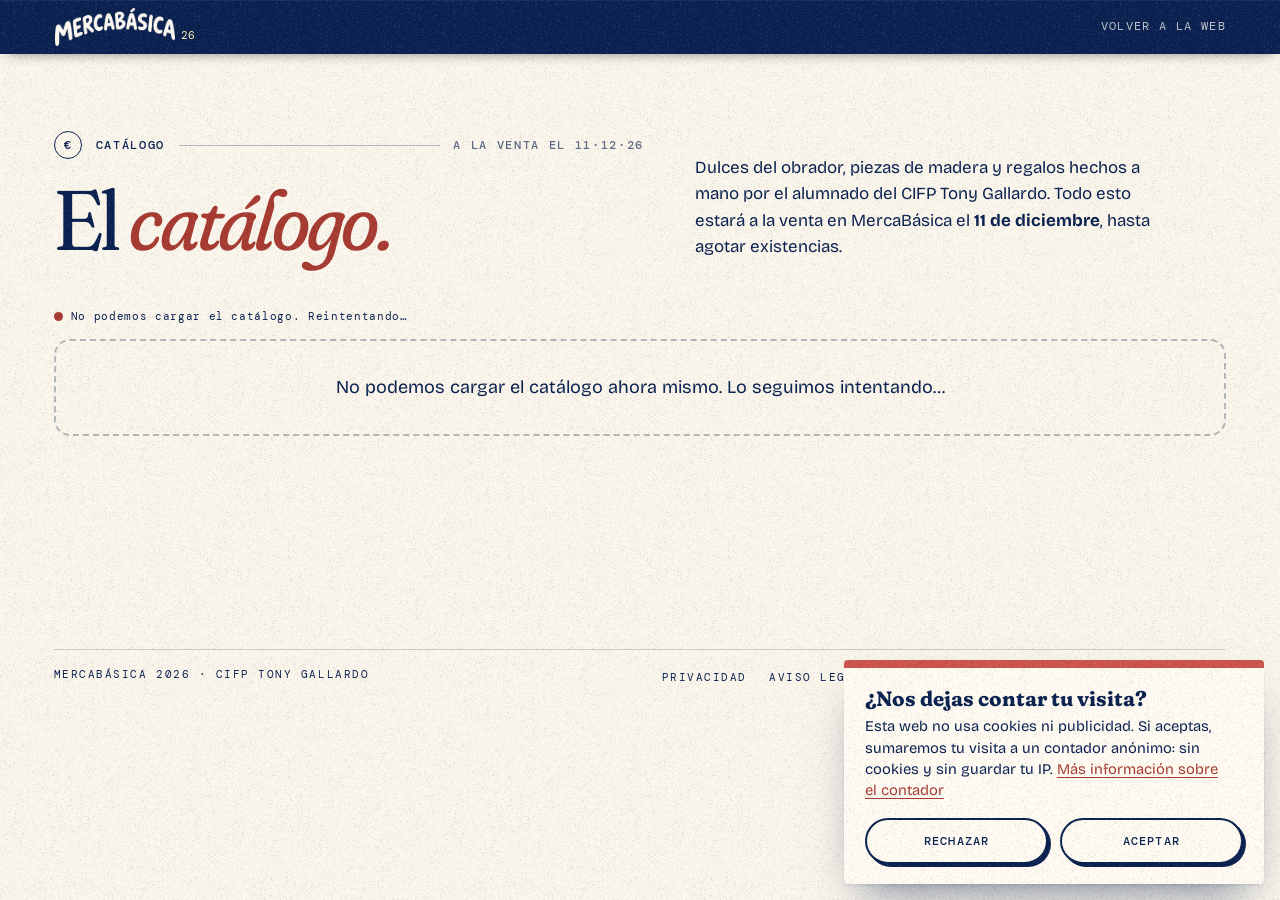
<file: mercabasica/catalogo.html>
<!doctype html>
<html lang="es">
<head>
  <meta charset="utf-8">
  <meta name="viewport" content="width=device-width, initial-scale=1, viewport-fit=cover">
  <title>Catálogo · MercaBásica 2026 · 11 de diciembre</title>
  <meta name="description" content="Catálogo navideño de MercaBásica 2026: dulces, madera y regalos hechos por el alumnado del CIFP Tony Gallardo. A la venta el 11 de diciembre.">
  <meta name="theme-color" content="#0A2150">
  <meta name="robots" content="index, follow">
  <link rel="canonical" href="https://myappsserver.duckdns.org/mercabasica/catalogo.html">
  <meta property="og:type" content="website">
  <meta property="og:site_name" content="MercaBásica 2026">
  <meta property="og:locale" content="es_ES">
  <meta property="og:title" content="Catálogo · MercaBásica 2026">
  <meta property="og:description" content="Dulces, madera y regalos hechos por el alumnado del CIFP Tony Gallardo. A la venta el 11 de diciembre.">
  <meta property="og:url" content="https://myappsserver.duckdns.org/mercabasica/catalogo.html">
  <meta property="og:image" content="https://myappsserver.duckdns.org/mercabasica/assets/img/og-image.jpg">
  <meta name="twitter:card" content="summary_large_image">
  <link rel="icon" href="assets/favicon.svg" type="image/svg+xml">
  <link rel="icon" href="assets/icons/favicon-32.png" type="image/png" sizes="32x32">
  <link rel="apple-touch-icon" href="assets/icons/apple-touch-icon.png">
  <link rel="manifest" href="site.webmanifest">
  <link rel="stylesheet" href="assets/css/fonts.css?v=20261111c">
  <link rel="stylesheet" href="assets/css/styles.css?v=20261111c">
  <script src="assets/js/main.js?v=20261111c" defer></script>
</head>
<body>
  <a class="skip" href="#contenido">Saltar al contenido</a>
  <header class="beam">
    <a class="beam__brand" href="./" aria-label="MercaBásica 26, volver a la portada">
      <span class="beam__word" aria-hidden="true"></span><span class="beam__yr" aria-hidden="true">26</span>
    </a>
    <nav class="beam__nav beam__nav--always" aria-label="Navegación"><a href="./">Volver a la web</a></nav>
  </header>

  <main id="contenido" class="ped cat" data-cat>
    <div class="wrap">
      <header class="ped__head">
        <div>
          <header class="sec-head"><span class="sec-num">€</span><span>Catálogo</span><span class="sec-rule"></span><span class="sec-aside">A la venta el 11·12·26</span></header>
          <h1 class="ped__title">El <em>catálogo.</em></h1>
        </div>
        <p class="ped__lead">Dulces del obrador, piezas de madera y regalos hechos a mano por el alumnado del CIFP Tony Gallardo. Todo esto estará a la venta en MercaBásica el <b>11 de diciembre</b>, hasta agotar existencias.</p>
      </header>

      <noscript><p class="ped__notice">Para ver el catálogo necesitas activar JavaScript.</p></noscript>

      <section class="ped__cat" aria-label="Productos">
        <div class="ped__cat-head">
          <div class="ped__filters" role="group" aria-label="Filtrar por tipo" data-cat-filters hidden></div>
          <p class="ped__live" data-cat-live><i aria-hidden="true"></i><span>Conectando con el catálogo…</span></p>
        </div>
        <ul class="ped__products cat__products" data-cat-products aria-live="polite" aria-busy="true">
          <li class="pcard pcard--ghost" aria-hidden="true"></li><li class="pcard pcard--ghost" aria-hidden="true"></li><li class="pcard pcard--ghost" aria-hidden="true"></li><li class="pcard pcard--ghost" aria-hidden="true"></li>
        </ul>
      </section>
    </div>
  </main>

  <footer class="foot">
    <div class="wrap">
      <div class="foot__bar">
        <span>MercaBásica 2026 · CIFP Tony Gallardo</span>
        <nav class="foot__legal" aria-label="Información legal">
          <a href="politica-privacidad.html">Privacidad</a>
          <a href="terminos.html">Aviso legal y condiciones</a>
          <button type="button" class="foot__prefs" data-consent-open>Preferencias de privacidad</button>
        </nav>
      </div>
    </div>
  </footer>

  <section class="consent" role="dialog" aria-labelledby="consent-t" aria-describedby="consent-d" hidden data-consent>
    <p class="consent__t" id="consent-t">¿Nos dejas contar tu visita?</p>
    <p class="consent__d" id="consent-d">Esta web no usa cookies ni publicidad. Si aceptas, sumaremos tu visita a un contador anónimo: sin cookies y sin guardar tu IP. <a href="politica-privacidad.html#estadisticas">Más información sobre el contador</a></p>
    <div class="consent__btns">
      <button class="btn" type="button" data-consent-no>Rechazar</button>
      <button class="btn" type="button" data-consent-yes>Aceptar</button>
    </div>
  </section>
</body>
</html>
</file>
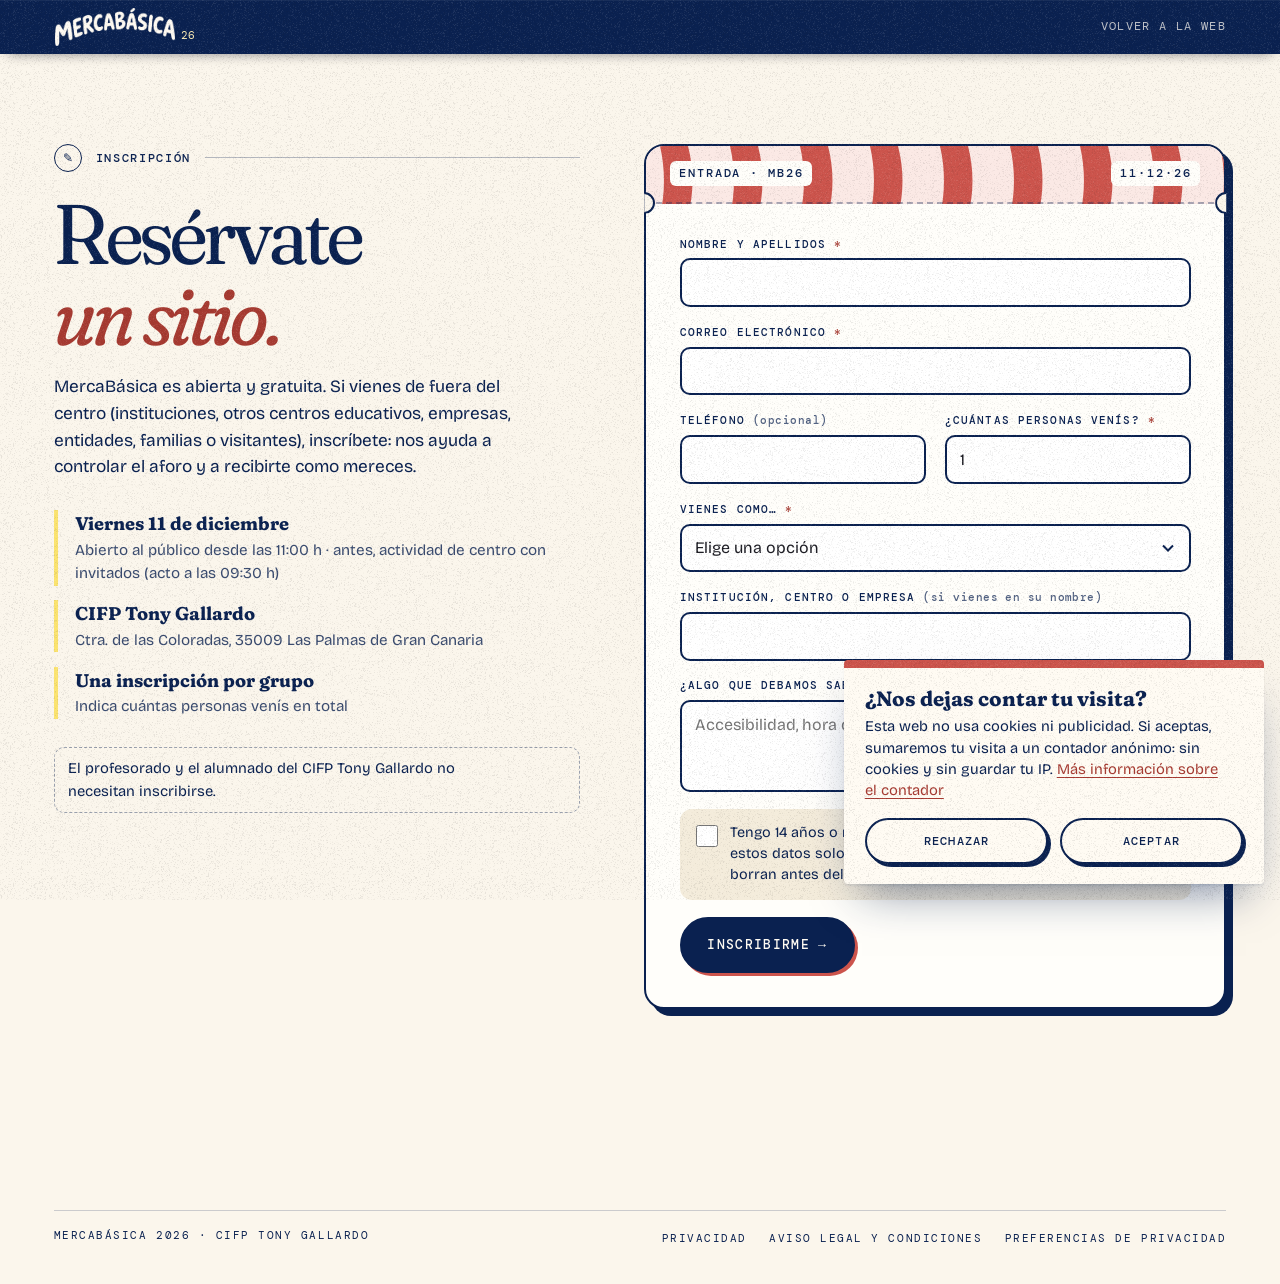
<file: mercabasica/inscripcion.html>
<!doctype html>
<html lang="es">
<head>
  <meta charset="utf-8">
  <meta name="viewport" content="width=device-width, initial-scale=1, viewport-fit=cover">
  <title>Inscripción · MercaBásica 2026 · 11 de diciembre</title>
  <meta name="description" content="Inscríbete en MercaBásica 2026, el mercado navideño del CIFP Tony Gallardo: viernes 11 de diciembre, abierto al público desde las 11:00 h. Instituciones, centros, empresas, familias y visitantes.">
  <meta name="theme-color" content="#0A2150">
  <meta name="robots" content="index, follow">
  <link rel="canonical" href="https://myappsserver.duckdns.org/mercabasica/inscripcion.html">
  <meta property="og:type" content="website">
  <meta property="og:site_name" content="MercaBásica 2026">
  <meta property="og:locale" content="es_ES">
  <meta property="og:title" content="Inscríbete en MercaBásica 2026">
  <meta property="og:description" content="Viernes 11 de diciembre, abierto al público desde las 11:00 h en el CIFP Tony Gallardo. Reserva tu sitio en un minuto.">
  <meta property="og:url" content="https://myappsserver.duckdns.org/mercabasica/inscripcion.html">
  <meta property="og:image" content="https://myappsserver.duckdns.org/mercabasica/assets/img/og-image.jpg">
  <meta name="twitter:card" content="summary_large_image">
  <link rel="icon" href="assets/favicon.svg" type="image/svg+xml">
  <link rel="icon" href="assets/icons/favicon-32.png" type="image/png" sizes="32x32">
  <link rel="apple-touch-icon" href="assets/icons/apple-touch-icon.png">
  <link rel="manifest" href="site.webmanifest">
  <link rel="stylesheet" href="assets/css/fonts.css?v=20261111c">
  <link rel="stylesheet" href="assets/css/styles.css?v=20261111c">
  <script src="assets/js/main.js?v=20261111c" defer></script>
</head>
<body>
  <a class="skip" href="#contenido">Saltar al contenido</a>
  <header class="beam">
    <a class="beam__brand" href="./" aria-label="MercaBásica 26, volver a la portada">
      <span class="beam__word" aria-hidden="true"></span><span class="beam__yr" aria-hidden="true">26</span>
    </a>
    <nav class="beam__nav beam__nav--always" aria-label="Navegación"><a href="./">Volver a la web</a></nav>
  </header>

  <main id="contenido" class="insc">
    <div class="wrap insc__grid">
      <div class="insc__intro">
        <header class="sec-head"><span class="sec-num">✎</span><span>Inscripción</span><span class="sec-rule"></span></header>
        <h1 class="insc__title">Resérvate <em>un sitio.</em></h1>
        <p class="insc__lead">MercaBásica es abierta y gratuita. Si vienes de fuera del centro (instituciones, otros centros educativos, empresas, entidades, familias o visitantes), inscríbete: nos ayuda a controlar el aforo y a recibirte como mereces.</p>
        <ul class="insc__facts">
          <li><b>Viernes 11 de diciembre</b><span>Abierto al público desde las 11:00 h · antes, actividad de centro con invitados (acto a las 09:30 h)</span></li>
          <li><b>CIFP Tony Gallardo</b><span>Ctra. de las Coloradas, 35009 Las Palmas de Gran Canaria</span></li>
          <li><b>Una inscripción por grupo</b><span>Indica cuántas personas venís en total</span></li>
        </ul>
        <p class="insc__note">El profesorado y el alumnado del CIFP Tony Gallardo no necesitan inscribirse.</p>
      </div>

      <div class="insc__ticket" data-insc>
        <div class="insc__stub" aria-hidden="true"><span>Entrada · MB26</span><span>11·12·26</span></div>

        <form class="insc__form" action="api/inscribir.php" method="post" novalidate data-insc-form>
          <p class="insc__closed" data-insc-closed hidden>Las inscripciones están cerradas o el aforo está completo. Si tienes dudas, escríbenos a <a href="mailto:secretaria-35015887@gobiernodecanarias.org">secretaria-35015887@gobiernodecanarias.org</a>.</p>
          <fieldset class="insc__fields" data-insc-fields>
            <legend class="sr-only">Tus datos</legend>
            <div class="fld">
              <label for="f-nombre">Nombre y apellidos <i>*</i></label>
              <input id="f-nombre" name="nombre" type="text" autocomplete="name" required minlength="3" maxlength="80" aria-describedby="e-nombre">
              <p class="fld__err" id="e-nombre" data-err="nombre"></p>
            </div>
            <div class="fld">
              <label for="f-email">Correo electrónico <i>*</i></label>
              <input id="f-email" name="email" type="email" autocomplete="email" inputmode="email" required maxlength="120" aria-describedby="e-email">
              <p class="fld__err" id="e-email" data-err="email"></p>
            </div>
            <div class="fld fld--half">
              <label for="f-telefono">Teléfono <span>(opcional)</span></label>
              <input id="f-telefono" name="telefono" type="tel" autocomplete="tel" inputmode="tel" maxlength="20" aria-describedby="e-telefono">
              <p class="fld__err" id="e-telefono" data-err="telefono"></p>
            </div>
            <div class="fld fld--half">
              <label for="f-personas">¿Cuántas personas venís? <i>*</i></label>
              <input id="f-personas" name="personas" type="number" min="1" max="20" value="1" required inputmode="numeric" aria-describedby="e-personas">
              <p class="fld__err" id="e-personas" data-err="personas"></p>
            </div>
            <div class="fld">
              <label for="f-tipo">Vienes como… <i>*</i></label>
              <select id="f-tipo" name="tipo" required aria-describedby="e-tipo">
                <option value="">Elige una opción</option>
                <option value="institucion">Institución o administración</option>
                <option value="centro">Centro educativo</option>
                <option value="empresa">Empresa o entidad</option>
                <option value="familia">Familia del alumnado</option>
                <option value="prensa">Medio de comunicación</option>
                <option value="particular">Particular</option>
              </select>
              <p class="fld__err" id="e-tipo" data-err="tipo"></p>
            </div>
            <div class="fld">
              <label for="f-entidad">Institución, centro o empresa <span data-entidad-hint>(si vienes en su nombre)</span></label>
              <input id="f-entidad" name="entidad" type="text" autocomplete="organization" maxlength="120" aria-describedby="e-entidad">
              <p class="fld__err" id="e-entidad" data-err="entidad"></p>
            </div>
            <div class="fld">
              <label for="f-comentario">¿Algo que debamos saber? <span>(opcional)</span></label>
              <textarea id="f-comentario" name="comentario" rows="3" maxlength="500" placeholder="Accesibilidad, hora de llegada, cargo…"></textarea>
            </div>
            <div class="fld fld--trap" aria-hidden="true">
              <label for="f-web">No rellenes este campo</label>
              <input id="f-web" name="web" type="text" tabindex="-1" autocomplete="off">
            </div>
            <div class="fld fld--check">
              <input id="f-acepto" name="acepto" type="checkbox" value="1" required aria-describedby="e-acepto">
              <label for="f-acepto">Tengo 14 años o más y acepto que el CIFP Tony Gallardo guarde estos datos solo para organizar el aforo de MercaBásica. Se borran antes del 31 de enero de 2027. <a href="politica-privacidad.html#inscripcion">Más información</a></label>
              <p class="fld__err" id="e-acepto" data-err="acepto"></p>
            </div>
            <p class="insc__msg" role="alert" data-insc-msg></p>
            <button class="btn btn--solid insc__send" type="submit" data-insc-send>Inscribirme <span aria-hidden="true">→</span></button>
          </fieldset>
        </form>

        <div class="insc__done" data-insc-done hidden tabindex="-1">
          <p class="insc__ok">¡Inscripción hecha!</p>
          <p class="insc__hi">Te esperamos, <b data-insc-name></b>.</p>
          <dl class="insc__pass">
            <div><dt>Código</dt><dd data-insc-code>MB26-0000</dd></div>
            <div><dt>Personas</dt><dd data-insc-people>1</dd></div>
            <div><dt>Cuándo</dt><dd>Vie 11·12 · 11:00 h</dd></div>
          </dl>
          <p class="insc__keep">Guarda este código (una captura de pantalla vale): te lo podemos pedir en la entrada.</p>
          <div class="insc__after">
            <button class="btn btn--solid" type="button" data-ics>Apúntalo en tu calendario</button>
            <a class="btn" href="./">Ver el programa</a>
          </div>
        </div>
      </div>
    </div>
  </main>

  <footer class="foot">
    <div class="wrap">
      <div class="foot__bar">
        <span>MercaBásica 2026 · CIFP Tony Gallardo</span>
        <nav class="foot__legal" aria-label="Información legal">
          <a href="politica-privacidad.html">Privacidad</a>
          <a href="terminos.html">Aviso legal y condiciones</a>
          <button type="button" class="foot__prefs" data-consent-open>Preferencias de privacidad</button>
        </nav>
      </div>
    </div>
  </footer>

  <section class="consent" role="dialog" aria-labelledby="consent-t" aria-describedby="consent-d" hidden data-consent>
    <p class="consent__t" id="consent-t">¿Nos dejas contar tu visita?</p>
    <p class="consent__d" id="consent-d">Esta web no usa cookies ni publicidad. Si aceptas, sumaremos tu visita a un contador anónimo: sin cookies y sin guardar tu IP. <a href="politica-privacidad.html#estadisticas">Más información sobre el contador</a></p>
    <div class="consent__btns">
      <button class="btn" type="button" data-consent-no>Rechazar</button>
      <button class="btn" type="button" data-consent-yes>Aceptar</button>
    </div>
  </section>
</body>
</html>
</file>
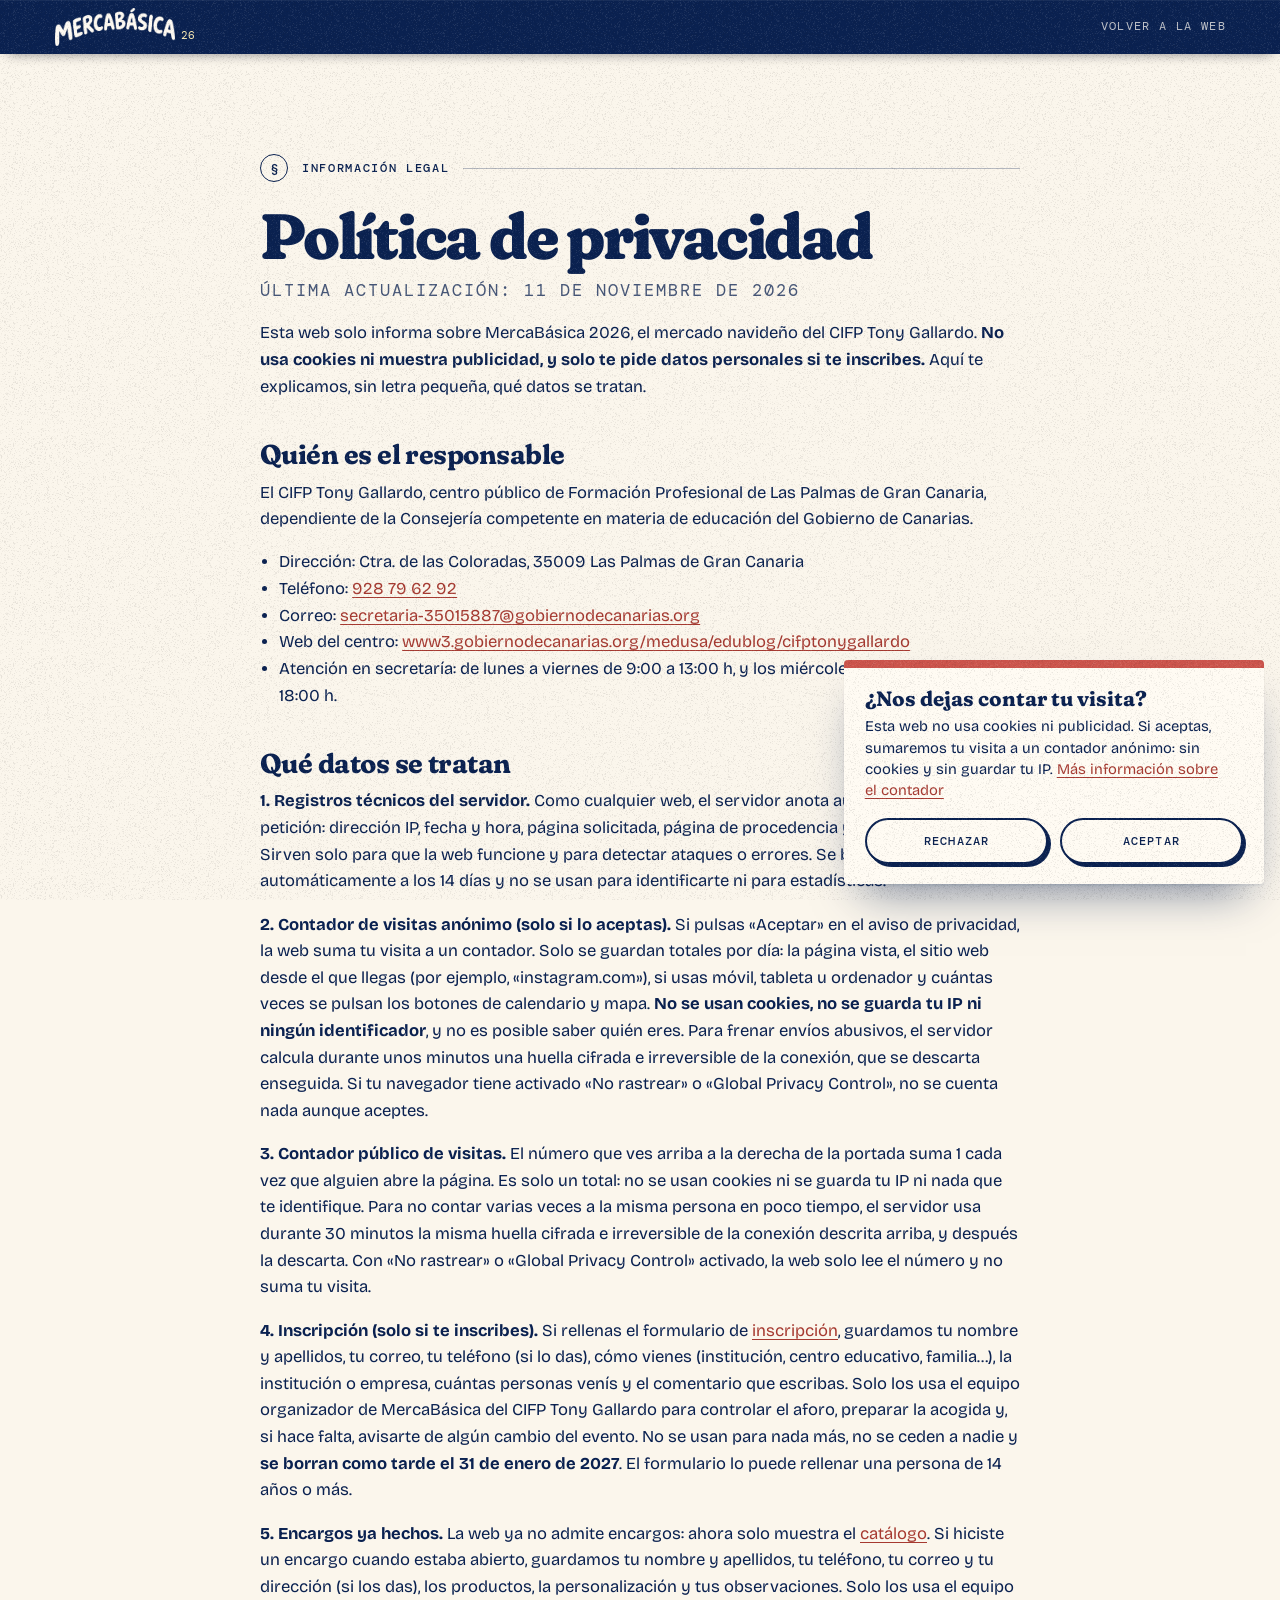
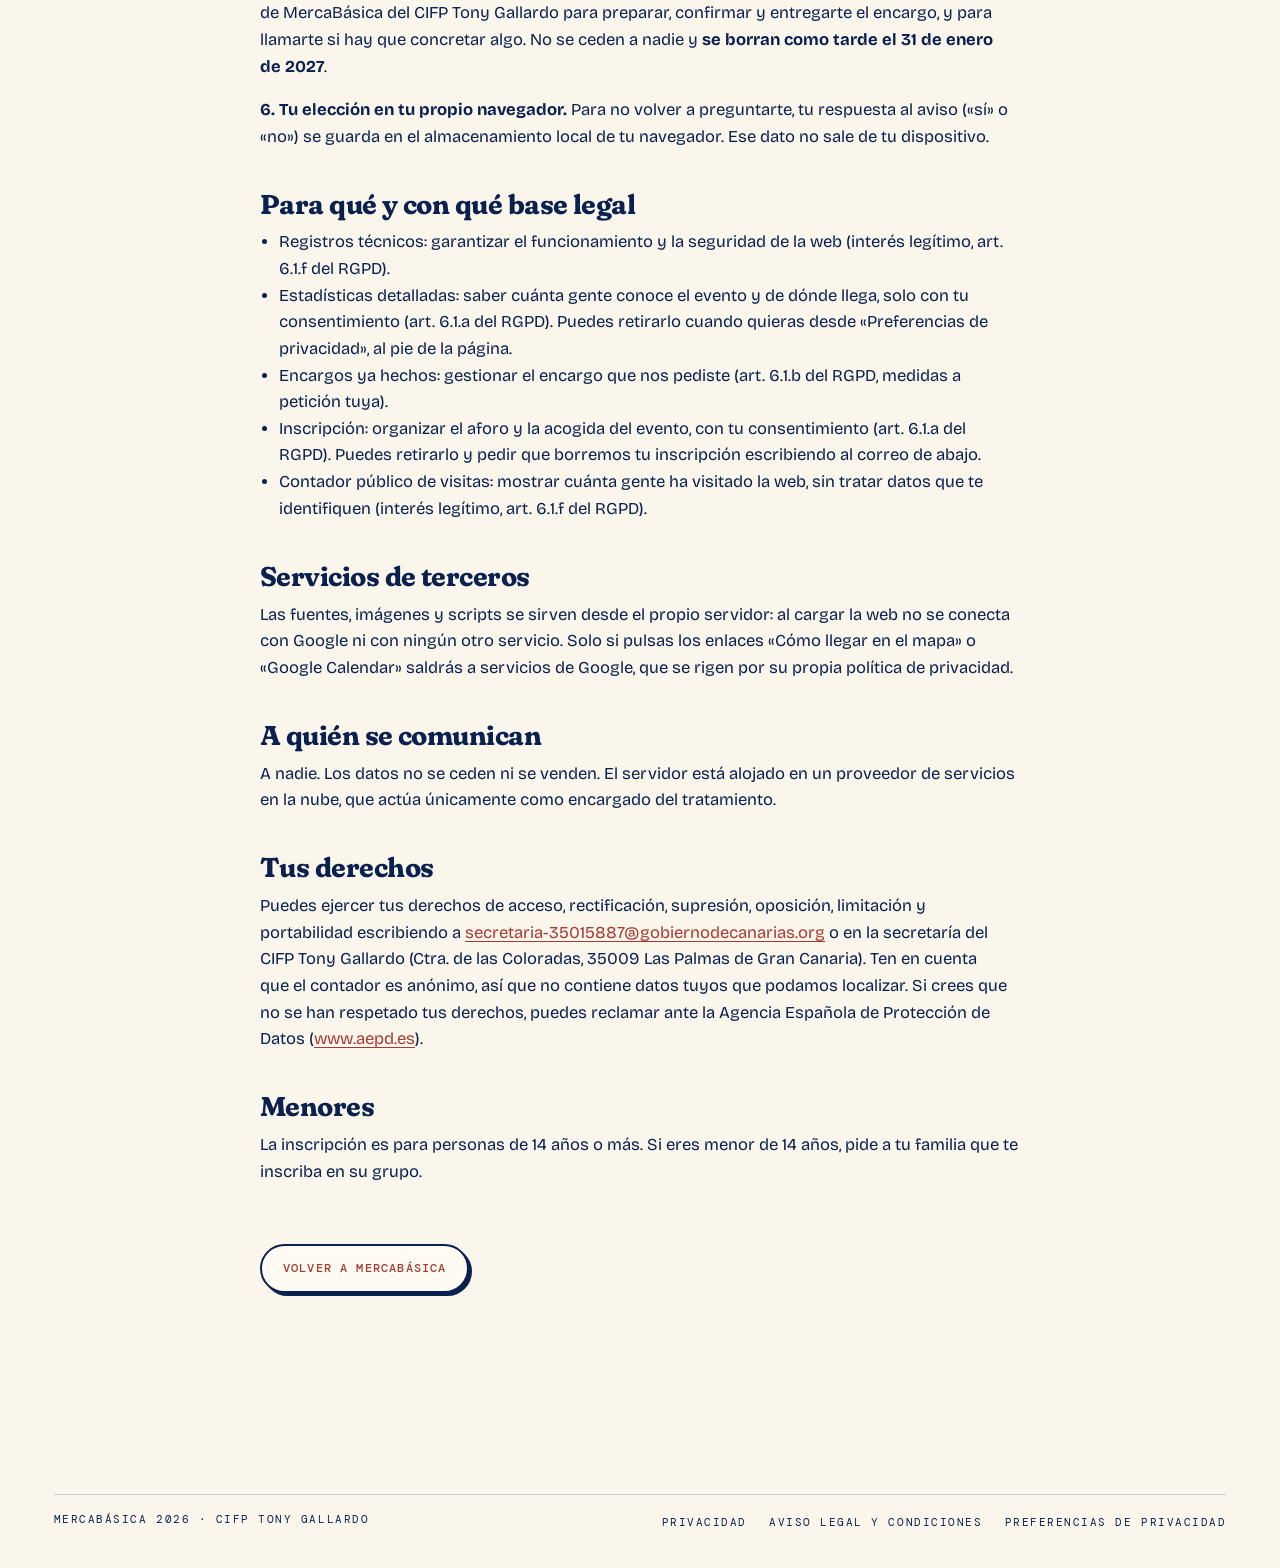
<file: mercabasica/politica-privacidad.html>
<!doctype html>
<html lang="es">
<head>
  <meta charset="utf-8">
  <meta name="viewport" content="width=device-width, initial-scale=1, viewport-fit=cover">
  <title>Política de privacidad · MercaBásica 2026</title>
  <meta name="description" content="Qué datos trata la web de MercaBásica 2026 del CIFP Tony Gallardo: sin cookies, inscripción solo para controlar el aforo y un contador de visitas anónimo solo si lo aceptas.">
  <meta name="theme-color" content="#0A2150">
  <meta name="robots" content="index, follow">
  <link rel="canonical" href="https://myappsserver.duckdns.org/mercabasica/politica-privacidad.html">
  <meta property="og:type" content="website">
  <meta property="og:site_name" content="MercaBásica 2026">
  <meta property="og:locale" content="es_ES">
  <meta property="og:title" content="Política de privacidad · MercaBásica 2026">
  <meta property="og:description" content="Sin cookies, inscripción solo para controlar el aforo y un contador de visitas anónimo solo si lo aceptas.">
  <meta property="og:url" content="https://myappsserver.duckdns.org/mercabasica/politica-privacidad.html">
  <meta property="og:image" content="https://myappsserver.duckdns.org/mercabasica/assets/img/og-image.jpg">
  <meta name="twitter:card" content="summary_large_image">
  <link rel="icon" href="assets/favicon.svg" type="image/svg+xml">
  <link rel="icon" href="assets/icons/favicon-32.png" type="image/png" sizes="32x32">
  <link rel="apple-touch-icon" href="assets/icons/apple-touch-icon.png">
  <link rel="manifest" href="site.webmanifest">
  <link rel="stylesheet" href="assets/css/fonts.css?v=20261111c">
  <link rel="stylesheet" href="assets/css/styles.css?v=20261111c">
  <script src="assets/js/main.js?v=20261111c" defer></script>
</head>
<body>
  <a class="skip" href="#contenido">Saltar al contenido</a>
  <header class="beam">
    <a class="beam__brand" href="./" aria-label="MercaBásica 26, volver a la portada">
      <span class="beam__word" aria-hidden="true"></span><span class="beam__yr" aria-hidden="true">26</span>
    </a>
    <nav class="beam__nav beam__nav--always" aria-label="Navegación"><a href="./">Volver a la web</a></nav>
  </header>

  <main id="contenido" class="legal">
    <div class="wrap">
      <header class="sec-head"><span class="sec-num">§</span><span>Información legal</span><span class="sec-rule"></span></header>
      <h1>Política de privacidad</h1>
      <p class="legal__date">Última actualización: 11 de noviembre de 2026</p>

      <p>Esta web solo informa sobre MercaBásica 2026, el mercado navideño del CIFP Tony Gallardo. <strong>No usa cookies ni muestra publicidad, y solo te pide datos personales si te inscribes.</strong> Aquí te explicamos, sin letra pequeña, qué datos se tratan.</p>

      <h2>Quién es el responsable</h2>
      <p>El CIFP Tony Gallardo, centro público de Formación Profesional de Las Palmas de Gran Canaria, dependiente de la Consejería competente en materia de educación del Gobierno de Canarias.</p>
      <ul>
        <li>Dirección: Ctra. de las Coloradas, 35009 Las Palmas de Gran Canaria</li>
        <li>Teléfono: <a href="tel:+34928796292">928 79 62 92</a></li>
        <li>Correo: <a href="mailto:secretaria-35015887@gobiernodecanarias.org">secretaria-35015887@gobiernodecanarias.org</a></li>
        <li>Web del centro: <a href="https://www3.gobiernodecanarias.org/medusa/edublog/cifptonygallardo/" target="_blank" rel="noopener">www3.gobiernodecanarias.org/medusa/edublog/cifptonygallardo</a></li>
        <li>Atención en secretaría: de lunes a viernes de 9:00 a 13:00 h, y los miércoles también de 15:00 a 18:00 h.</li>
      </ul>

      <h2>Qué datos se tratan</h2>
      <p><strong>1. Registros técnicos del servidor.</strong> Como cualquier web, el servidor anota automáticamente cada petición: dirección IP, fecha y hora, página solicitada, página de procedencia y tipo de navegador. Sirven solo para que la web funcione y para detectar ataques o errores. Se borran automáticamente a los 14 días y no se usan para identificarte ni para estadísticas.</p>
      <p id="estadisticas"><strong>2. Contador de visitas anónimo (solo si lo aceptas).</strong> Si pulsas «Aceptar» en el aviso de privacidad, la web suma tu visita a un contador. Solo se guardan totales por día: la página vista, el sitio web desde el que llegas (por ejemplo, «instagram.com»), si usas móvil, tableta u ordenador y cuántas veces se pulsan los botones de calendario y mapa. <strong>No se usan cookies, no se guarda tu IP ni ningún identificador</strong>, y no es posible saber quién eres. Para frenar envíos abusivos, el servidor calcula durante unos minutos una huella cifrada e irreversible de la conexión, que se descarta enseguida. Si tu navegador tiene activado «No rastrear» o «Global Privacy Control», no se cuenta nada aunque aceptes.</p>
      <p id="contador"><strong>3. Contador público de visitas.</strong> El número que ves arriba a la derecha de la portada suma 1 cada vez que alguien abre la página. Es solo un total: no se usan cookies ni se guarda tu IP ni nada que te identifique. Para no contar varias veces a la misma persona en poco tiempo, el servidor usa durante 30 minutos la misma huella cifrada e irreversible de la conexión descrita arriba, y después la descarta. Con «No rastrear» o «Global Privacy Control» activado, la web solo lee el número y no suma tu visita.</p>
      <p id="inscripcion"><strong>4. Inscripción (solo si te inscribes).</strong> Si rellenas el formulario de <a href="inscripcion.html">inscripción</a>, guardamos tu nombre y apellidos, tu correo, tu teléfono (si lo das), cómo vienes (institución, centro educativo, familia…), la institución o empresa, cuántas personas venís y el comentario que escribas. Solo los usa el equipo organizador de MercaBásica del CIFP Tony Gallardo para controlar el aforo, preparar la acogida y, si hace falta, avisarte de algún cambio del evento. No se usan para nada más, no se ceden a nadie y <strong>se borran como tarde el 31 de enero de 2027</strong>. El formulario lo puede rellenar una persona de 14 años o más.</p>
      <p id="pedidos"><strong>5. Encargos ya hechos.</strong> La web ya no admite encargos: ahora solo muestra el <a href="catalogo.html">catálogo</a>. Si hiciste un encargo cuando estaba abierto, guardamos tu nombre y apellidos, tu teléfono, tu correo y tu dirección (si los das), los productos, la personalización y tus observaciones. Solo los usa el equipo de MercaBásica del CIFP Tony Gallardo para preparar, confirmar y entregarte el encargo, y para llamarte si hay que concretar algo. No se ceden a nadie y <strong>se borran como tarde el 31 de enero de 2027</strong>.</p>
      <p><strong>6. Tu elección en tu propio navegador.</strong> Para no volver a preguntarte, tu respuesta al aviso («sí» o «no») se guarda en el almacenamiento local de tu navegador. Ese dato no sale de tu dispositivo.</p>

      <h2>Para qué y con qué base legal</h2>
      <ul>
        <li>Registros técnicos: garantizar el funcionamiento y la seguridad de la web (interés legítimo, art. 6.1.f del RGPD).</li>
        <li>Estadísticas detalladas: saber cuánta gente conoce el evento y de dónde llega, solo con tu consentimiento (art. 6.1.a del RGPD). Puedes retirarlo cuando quieras desde «Preferencias de privacidad», al pie de la página.</li>
        <li>Encargos ya hechos: gestionar el encargo que nos pediste (art. 6.1.b del RGPD, medidas a petición tuya).</li>
        <li>Inscripción: organizar el aforo y la acogida del evento, con tu consentimiento (art. 6.1.a del RGPD). Puedes retirarlo y pedir que borremos tu inscripción escribiendo al correo de abajo.</li>
        <li>Contador público de visitas: mostrar cuánta gente ha visitado la web, sin tratar datos que te identifiquen (interés legítimo, art. 6.1.f del RGPD).</li>
      </ul>

      <h2>Servicios de terceros</h2>
      <p>Las fuentes, imágenes y scripts se sirven desde el propio servidor: al cargar la web no se conecta con Google ni con ningún otro servicio. Solo si pulsas los enlaces «Cómo llegar en el mapa» o «Google Calendar» saldrás a servicios de Google, que se rigen por su propia política de privacidad.</p>

      <h2>A quién se comunican</h2>
      <p>A nadie. Los datos no se ceden ni se venden. El servidor está alojado en un proveedor de servicios en la nube, que actúa únicamente como encargado del tratamiento.</p>

      <h2>Tus derechos</h2>
      <p>Puedes ejercer tus derechos de acceso, rectificación, supresión, oposición, limitación y portabilidad escribiendo a <a href="mailto:secretaria-35015887@gobiernodecanarias.org">secretaria-35015887@gobiernodecanarias.org</a> o en la secretaría del CIFP Tony Gallardo (Ctra. de las Coloradas, 35009 Las Palmas de Gran Canaria). Ten en cuenta que el contador es anónimo, así que no contiene datos tuyos que podamos localizar. Si crees que no se han respetado tus derechos, puedes reclamar ante la Agencia Española de Protección de Datos (<a href="https://www.aepd.es" target="_blank" rel="noopener">www.aepd.es</a>).</p>

      <h2>Menores</h2>
      <p>La inscripción es para personas de 14 años o más. Si eres menor de 14 años, pide a tu familia que te inscriba en su grupo.</p>

      <a class="btn legal__back" href="./">Volver a MercaBásica</a>
    </div>
  </main>

  <footer class="foot">
    <div class="wrap">
      <div class="foot__bar">
        <span>MercaBásica 2026 · CIFP Tony Gallardo</span>
        <nav class="foot__legal" aria-label="Información legal">
          <a href="politica-privacidad.html" aria-current="page">Privacidad</a>
          <a href="terminos.html">Aviso legal y condiciones</a>
          <button type="button" class="foot__prefs" data-consent-open>Preferencias de privacidad</button>
        </nav>
      </div>
    </div>
  </footer>

  <section class="consent" role="dialog" aria-labelledby="consent-t" aria-describedby="consent-d" hidden data-consent>
    <p class="consent__t" id="consent-t">¿Nos dejas contar tu visita?</p>
    <p class="consent__d" id="consent-d">Esta web no usa cookies ni publicidad. Si aceptas, sumaremos tu visita a un contador anónimo: sin cookies y sin guardar tu IP. <a href="#estadisticas">Más información sobre el contador</a></p>
    <div class="consent__btns">
      <button class="btn" type="button" data-consent-no>Rechazar</button>
      <button class="btn" type="button" data-consent-yes>Aceptar</button>
    </div>
  </section>
</body>
</html>
</file>
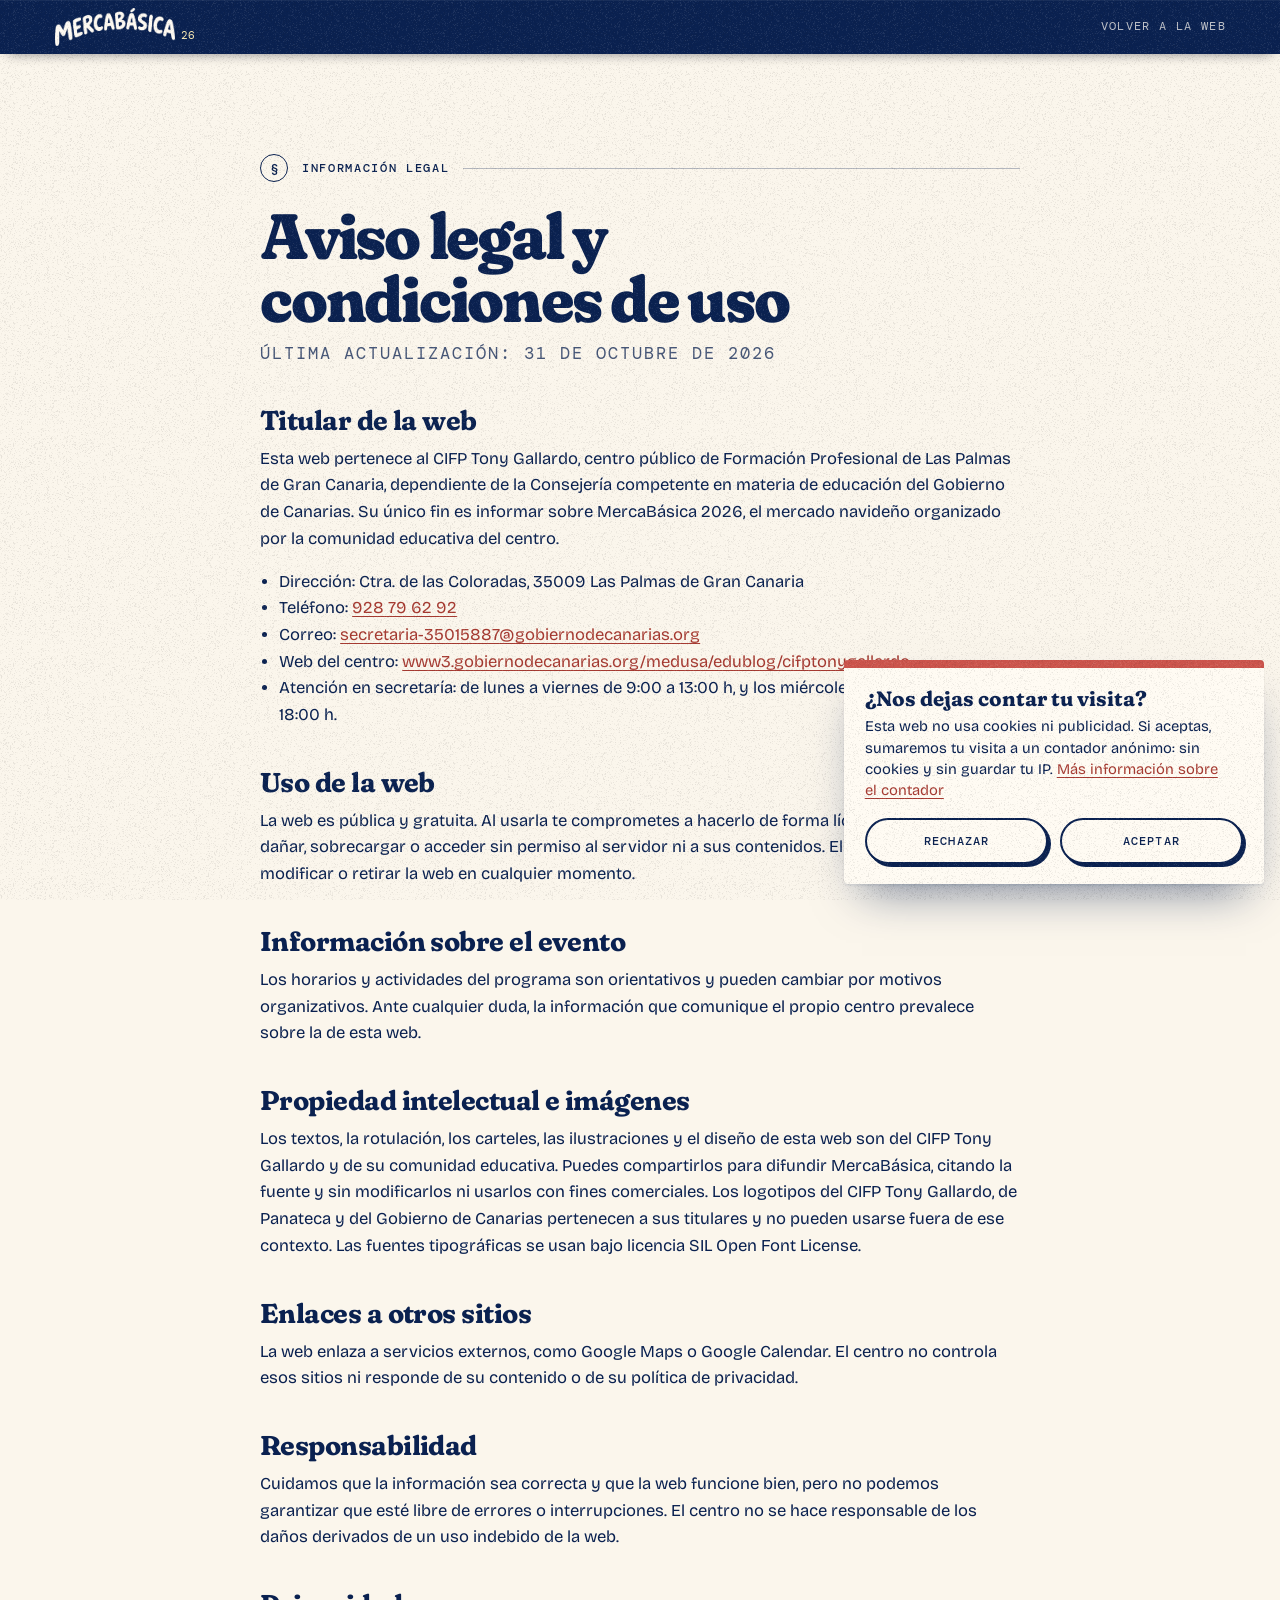
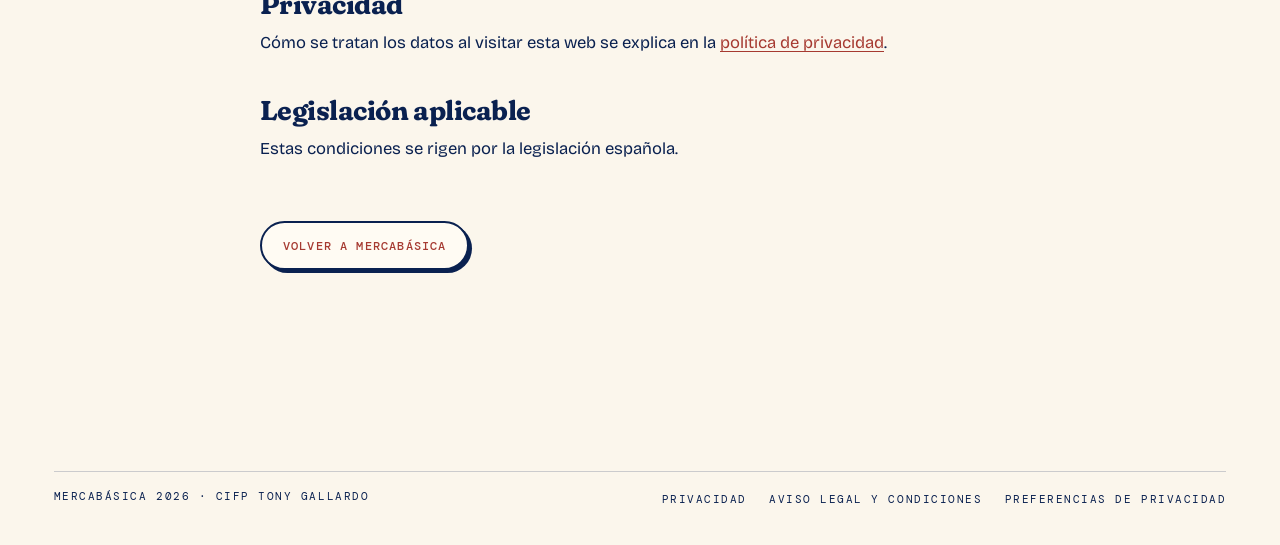
<file: mercabasica/terminos.html>
<!doctype html>
<html lang="es">
<head>
  <meta charset="utf-8">
  <meta name="viewport" content="width=device-width, initial-scale=1, viewport-fit=cover">
  <title>Aviso legal y condiciones de uso · MercaBásica 2026</title>
  <meta name="description" content="Aviso legal y condiciones de uso de la web de MercaBásica 2026, el mercado navideño del CIFP Tony Gallardo en Las Palmas de Gran Canaria.">
  <meta name="theme-color" content="#0A2150">
  <meta name="robots" content="index, follow">
  <link rel="canonical" href="https://myappsserver.duckdns.org/mercabasica/terminos.html">
  <meta property="og:type" content="website">
  <meta property="og:site_name" content="MercaBásica 2026">
  <meta property="og:locale" content="es_ES">
  <meta property="og:title" content="Aviso legal y condiciones de uso · MercaBásica 2026">
  <meta property="og:description" content="Condiciones de uso de la web de MercaBásica 2026 del CIFP Tony Gallardo.">
  <meta property="og:url" content="https://myappsserver.duckdns.org/mercabasica/terminos.html">
  <meta property="og:image" content="https://myappsserver.duckdns.org/mercabasica/assets/img/og-image.jpg">
  <meta name="twitter:card" content="summary_large_image">
  <link rel="icon" href="assets/favicon.svg" type="image/svg+xml">
  <link rel="icon" href="assets/icons/favicon-32.png" type="image/png" sizes="32x32">
  <link rel="apple-touch-icon" href="assets/icons/apple-touch-icon.png">
  <link rel="manifest" href="site.webmanifest">
  <link rel="stylesheet" href="assets/css/fonts.css?v=20261111c">
  <link rel="stylesheet" href="assets/css/styles.css?v=20261111c">
  <script src="assets/js/main.js?v=20261111c" defer></script>
</head>
<body>
  <a class="skip" href="#contenido">Saltar al contenido</a>
  <header class="beam">
    <a class="beam__brand" href="./" aria-label="MercaBásica 26, volver a la portada">
      <span class="beam__word" aria-hidden="true"></span><span class="beam__yr" aria-hidden="true">26</span>
    </a>
    <nav class="beam__nav beam__nav--always" aria-label="Navegación"><a href="./">Volver a la web</a></nav>
  </header>

  <main id="contenido" class="legal">
    <div class="wrap">
      <header class="sec-head"><span class="sec-num">§</span><span>Información legal</span><span class="sec-rule"></span></header>
      <h1>Aviso legal y condiciones de uso</h1>
      <p class="legal__date">Última actualización: 31 de octubre de 2026</p>

      <h2>Titular de la web</h2>
      <p>Esta web pertenece al CIFP Tony Gallardo, centro público de Formación Profesional de Las Palmas de Gran Canaria, dependiente de la Consejería competente en materia de educación del Gobierno de Canarias. Su único fin es informar sobre MercaBásica 2026, el mercado navideño organizado por la comunidad educativa del centro.</p>
      <ul>
        <li>Dirección: Ctra. de las Coloradas, 35009 Las Palmas de Gran Canaria</li>
        <li>Teléfono: <a href="tel:+34928796292">928 79 62 92</a></li>
        <li>Correo: <a href="mailto:secretaria-35015887@gobiernodecanarias.org">secretaria-35015887@gobiernodecanarias.org</a></li>
        <li>Web del centro: <a href="https://www3.gobiernodecanarias.org/medusa/edublog/cifptonygallardo/" target="_blank" rel="noopener">www3.gobiernodecanarias.org/medusa/edublog/cifptonygallardo</a></li>
        <li>Atención en secretaría: de lunes a viernes de 9:00 a 13:00 h, y los miércoles también de 15:00 a 18:00 h.</li>
      </ul>

      <h2>Uso de la web</h2>
      <p>La web es pública y gratuita. Al usarla te comprometes a hacerlo de forma lícita y a no intentar dañar, sobrecargar o acceder sin permiso al servidor ni a sus contenidos. El centro puede modificar o retirar la web en cualquier momento.</p>

      <h2>Información sobre el evento</h2>
      <p>Los horarios y actividades del programa son orientativos y pueden cambiar por motivos organizativos. Ante cualquier duda, la información que comunique el propio centro prevalece sobre la de esta web.</p>

      <h2>Propiedad intelectual e imágenes</h2>
      <p>Los textos, la rotulación, los carteles, las ilustraciones y el diseño de esta web son del CIFP Tony Gallardo y de su comunidad educativa. Puedes compartirlos para difundir MercaBásica, citando la fuente y sin modificarlos ni usarlos con fines comerciales. Los logotipos del CIFP Tony Gallardo, de Panateca y del Gobierno de Canarias pertenecen a sus titulares y no pueden usarse fuera de ese contexto. Las fuentes tipográficas se usan bajo licencia SIL Open Font License.</p>

      <h2>Enlaces a otros sitios</h2>
      <p>La web enlaza a servicios externos, como Google Maps o Google Calendar. El centro no controla esos sitios ni responde de su contenido o de su política de privacidad.</p>

      <h2>Responsabilidad</h2>
      <p>Cuidamos que la información sea correcta y que la web funcione bien, pero no podemos garantizar que esté libre de errores o interrupciones. El centro no se hace responsable de los daños derivados de un uso indebido de la web.</p>

      <h2>Privacidad</h2>
      <p>Cómo se tratan los datos al visitar esta web se explica en la <a href="politica-privacidad.html">política de privacidad</a>.</p>

      <h2>Legislación aplicable</h2>
      <p>Estas condiciones se rigen por la legislación española.</p>

      <a class="btn legal__back" href="./">Volver a MercaBásica</a>
    </div>
  </main>

  <footer class="foot">
    <div class="wrap">
      <div class="foot__bar">
        <span>MercaBásica 2026 · CIFP Tony Gallardo</span>
        <nav class="foot__legal" aria-label="Información legal">
          <a href="politica-privacidad.html">Privacidad</a>
          <a href="terminos.html" aria-current="page">Aviso legal y condiciones</a>
          <button type="button" class="foot__prefs" data-consent-open>Preferencias de privacidad</button>
        </nav>
      </div>
    </div>
  </footer>

  <section class="consent" role="dialog" aria-labelledby="consent-t" aria-describedby="consent-d" hidden data-consent>
    <p class="consent__t" id="consent-t">¿Nos dejas contar tu visita?</p>
    <p class="consent__d" id="consent-d">Esta web no usa cookies ni publicidad. Si aceptas, sumaremos tu visita a un contador anónimo: sin cookies y sin guardar tu IP. <a href="politica-privacidad.html#estadisticas">Más información sobre el contador</a></p>
    <div class="consent__btns">
      <button class="btn" type="button" data-consent-no>Rechazar</button>
      <button class="btn" type="button" data-consent-yes>Aceptar</button>
    </div>
  </section>
</body>
</html>
</file>
<file: mercabasica/assets/css/fonts.css>
/* Fuentes alojadas en el propio servidor (subconjunto latin, licencia OFL). Sin peticiones a Google. */
@font-face {
  font-family: 'Bricolage Grotesque';
  font-style: normal;
  font-weight: 400 700;
  font-stretch: 100%;
  font-display: swap;
  src: url(../fonts/BricolageGrotesque-normal-400-700.woff2) format('woff2');
  unicode-range: U+0000-00FF, U+0131, U+0152-0153, U+02BB-02BC, U+02C6, U+02DA, U+02DC, U+0304, U+0308, U+0329, U+2000-206F, U+20AC, U+2122, U+2191, U+2193, U+2212, U+2215, U+FEFF, U+FFFD;
}
@font-face {
  font-family: 'Caveat';
  font-style: normal;
  font-weight: 500 700;
  font-display: swap;
  src: url(../fonts/Caveat-normal-500-700.woff2) format('woff2');
  unicode-range: U+0000-00FF, U+0131, U+0152-0153, U+02BB-02BC, U+02C6, U+02DA, U+02DC, U+0304, U+0308, U+0329, U+2000-206F, U+20AC, U+2122, U+2191, U+2193, U+2212, U+2215, U+FEFF, U+FFFD;
}
@font-face {
  font-family: 'DM Mono';
  font-style: normal;
  font-weight: 400;
  font-display: swap;
  src: url(../fonts/DMMono-normal-400.woff2) format('woff2');
  unicode-range: U+0000-00FF, U+0131, U+0152-0153, U+02BB-02BC, U+02C6, U+02DA, U+02DC, U+0304, U+0308, U+0329, U+2000-206F, U+20AC, U+2122, U+2191, U+2193, U+2212, U+2215, U+FEFF, U+FFFD;
}
@font-face {
  font-family: 'DM Mono';
  font-style: normal;
  font-weight: 500;
  font-display: swap;
  src: url(../fonts/DMMono-normal-500.woff2) format('woff2');
  unicode-range: U+0000-00FF, U+0131, U+0152-0153, U+02BB-02BC, U+02C6, U+02DA, U+02DC, U+0304, U+0308, U+0329, U+2000-206F, U+20AC, U+2122, U+2191, U+2193, U+2212, U+2215, U+FEFF, U+FFFD;
}
@font-face {
  font-family: 'Fraunces';
  font-style: italic;
  font-weight: 300 900;
  font-display: swap;
  src: url(../fonts/Fraunces-italic-300-900.woff2) format('woff2');
  unicode-range: U+0000-00FF, U+0131, U+0152-0153, U+02BB-02BC, U+02C6, U+02DA, U+02DC, U+0304, U+0308, U+0329, U+2000-206F, U+20AC, U+2122, U+2191, U+2193, U+2212, U+2215, U+FEFF, U+FFFD;
}
@font-face {
  font-family: 'Fraunces';
  font-style: normal;
  font-weight: 300 900;
  font-display: swap;
  src: url(../fonts/Fraunces-normal-300-900.woff2) format('woff2');
  unicode-range: U+0000-00FF, U+0131, U+0152-0153, U+02BB-02BC, U+02C6, U+02DA, U+02DC, U+0304, U+0308, U+0329, U+2000-206F, U+20AC, U+2122, U+2191, U+2193, U+2212, U+2215, U+FEFF, U+FFFD;
}
</file>
<file: mercabasica/assets/css/styles.css>
/* ==========================================================================
   MercaBásica 2026 · CIFP Tony Gallardo
   Dirección de arte: papelería de mercado (toldos, tiques, sellos, etiquetas)
   + el programa del acto.
   ========================================================================== */

:root {
  /* Paleta tomada de los carteles oficiales */
  --paper: #FBF6EC;
  --paper-2: #F4ECDB;
  --cream: #FFFBF3;
  --butter: #FCECB4;
  --marker: #FBE36F;
  --tomato: #CC544C;
  --tomato-d: #A63A31;
  --blush: #EFDBD9;
  --navy: #0A2150;
  --navy-2: #13306B;
  --azul: #0B74C4;
  --holly: #2F6A4F;
  --pink: #C94B6D;
  --mustard: #D99A2B;
  --night: #060A17;
  --glow: #FFD27A;
  --ink: #1D1D24;

  --f-serif: "Fraunces", "Iowan Old Style", Georgia, serif;
  --f-sans: "Bricolage Grotesque", ui-sans-serif, system-ui, sans-serif;
  --f-mono: "DM Mono", ui-monospace, "SFMono-Regular", Menlo, monospace;
  --f-hand: "Caveat", "Segoe Print", cursive;

  --beam: 54px;
  --gutter: clamp(16px, 4.2vw, 64px);
  --ease: cubic-bezier(.2, .7, .2, 1);
  --ease-out: cubic-bezier(.16, 1, .3, 1);

  --step--1: clamp(.82rem, .78rem + .2vw, .92rem);
  --step-0: clamp(1rem, .96rem + .22vw, 1.13rem);
  --step-1: clamp(1.2rem, 1.06rem + .6vw, 1.55rem);
  --step-2: clamp(1.5rem, 1.2rem + 1.3vw, 2.3rem);
  --step-3: clamp(2rem, 1.4rem + 2.6vw, 3.8rem);
  --step-4: clamp(2.6rem, 1.6rem + 4.6vw, 6.2rem);
  --step-5: clamp(3.4rem, 1.8rem + 7.6vw, 9.6rem);

  --stripes-butter: url("data:image/svg+xml,%3Csvg xmlns='http://www.w3.org/2000/svg' width='100' height='200'%3E%3Cpath d='M20 0C27.6 33 27.6 67 20 100C12.4 133 12.4 167 20 200L60 200C51.4 167 51.4 133 60 100C68.6 67 68.6 33 60 0Z' fill='%23FFFDF6'/%3E%3C/svg%3E");
  --stripes-tomato: url("data:image/svg+xml,%3Csvg xmlns='http://www.w3.org/2000/svg' width='100' height='200'%3E%3Cpath d='M20 0C27.6 33 27.6 67 20 100C12.4 133 12.4 167 20 200L60 200C51.4 167 51.4 133 60 100C68.6 67 68.6 33 60 0Z' fill='%23CC544C'/%3E%3C/svg%3E");
}

/* ---------- Base ---------- */
*, *::before, *::after { box-sizing: border-box; }
html { -webkit-text-size-adjust: 100%; scroll-behavior: smooth; scroll-padding-top: calc(var(--beam) + 8px); }
body {
  margin: 0;
  background: var(--paper);
  color: var(--navy);
  font-family: var(--f-sans);
  font-size: var(--step-0);
  line-height: 1.55;
  font-optical-sizing: auto;
  -webkit-font-smoothing: antialiased;
  text-rendering: optimizeLegibility;
}
/* grano de papel */
body::after {
  content: ""; position: fixed; inset: 0; z-index: 90; pointer-events: none;
  background: url("../img/grain.png"); opacity: .55;
}
main, footer { overflow-x: clip; }
img, svg { max-width: 100%; }
img { display: block; height: auto; }
a { color: inherit; }
p { margin: 0 0 1em; }
::selection { background: var(--marker); color: var(--navy); }
:focus-visible { outline: 2px dashed currentColor; outline-offset: 4px; border-radius: 4px; }
button { font: inherit; color: inherit; }
.defs { position: absolute; width: 0; height: 0; overflow: hidden; }
.wrap { width: min(1320px, 100% - 2 * var(--gutter)); margin-inline: auto; }

.skip {
  position: fixed; top: 8px; left: 8px; z-index: 200; padding: .6rem 1rem;
  background: var(--marker); color: var(--navy); font-family: var(--f-mono); font-size: .8rem;
  transform: translateY(-150%); transition: transform .2s;
}
.skip:focus { transform: none; }

em { font-style: italic; }
h1, h2, h3, blockquote, .thanks__pre, .thanks__last { text-wrap: balance; }
p { text-wrap: pretty; }
.hand-note { font-family: var(--f-hand); font-weight: 600; font-size: 1.5rem; line-height: 1.1; color: var(--tomato); }

/* Cabecera de sección: número en círculo, etiqueta, filete */
.sec-head {
  display: flex; align-items: center; gap: .85rem; margin: 0;
  font-family: var(--f-mono); font-size: .74rem; font-weight: 500; letter-spacing: .14em; text-transform: uppercase;
}
.sec-num {
  display: inline-grid; place-items: center; flex: none;
  width: 2.4em; height: 2.4em; border: 1.5px solid currentColor; border-radius: 50%;
  letter-spacing: 0;
}
.sec-rule { flex: 1; height: 1px; background: currentColor; opacity: .3; min-width: 1.5rem; }
.sec-aside { opacity: .65; }
.sec-head--center { justify-content: center; }

/* Revelados al hacer scroll (solo con JS) */
.js [data-reveal] { opacity: 0; transform: translateY(26px); transition: opacity .9s var(--ease), transform 1s var(--ease); }
.js [data-reveal].is-in { opacity: 1; transform: none; }

/* ==========================================================================
   Barra del puesto (navegación)
   ========================================================================== */
.beam {
  position: fixed; inset: 0 0 auto 0; z-index: 60; height: var(--beam);
  display: flex; align-items: center; gap: clamp(1rem, 2.4vw, 2.2rem);
  padding: 0 var(--gutter);
  background: var(--navy); color: var(--cream);
  box-shadow: 0 1px 0 rgba(255, 255, 255, .06) inset, 0 6px 14px -8px rgba(6, 10, 23, .6);
}
.beam__brand { display: flex; align-items: flex-end; gap: .35rem; text-decoration: none; }
.beam__word {
  display: block; width: 122px; aspect-ratio: 1209 / 382; background: var(--cream);
  -webkit-mask: url("../img/wordmark-mask.webp") center / contain no-repeat;
  mask: url("../img/wordmark-mask.webp") center / contain no-repeat;
}
.beam__yr { font-family: var(--f-mono); font-size: .7rem; color: var(--butter); transform: translateY(-2px); }
.beam__nav { display: flex; gap: clamp(.9rem, 1.8vw, 1.7rem); margin-left: auto; font-family: var(--f-mono); font-size: .72rem; letter-spacing: .12em; text-transform: uppercase; }
.beam__nav a { position: relative; text-decoration: none; opacity: .74; padding: .4rem 0; transition: opacity .2s; }
.beam__nav a::after { content: ""; position: absolute; left: 0; right: 0; bottom: 0; height: 2px; background: var(--butter); transform: scaleX(0); transform-origin: left; transition: transform .35s var(--ease); }
.beam__nav a:hover, .beam__nav a[aria-current="true"] { opacity: 1; }
.beam__nav a:hover::after, .beam__nav a[aria-current="true"]::after { transform: scaleX(1); }
.beam__lights { display: flex; align-items: center; gap: .6rem; text-decoration: none; color: rgba(255, 251, 243, .55); }
.beam__lights svg { width: 76px; height: auto; overflow: visible; }
.beam__date { font-family: var(--f-mono); font-size: .72rem; letter-spacing: .1em; color: var(--butter); }
.beam__menu { display: none; margin-left: auto; align-items: center; gap: .6rem; background: none; border: 0; cursor: pointer; font-family: var(--f-mono); font-size: .72rem; letter-spacing: .14em; text-transform: uppercase; padding: .5rem 0; }
.beam__burger { position: relative; width: 22px; height: 10px; border-top: 2px solid currentColor; border-bottom: 2px solid currentColor; transition: transform .3s; }
.beam__menu[aria-expanded="true"] .beam__burger { transform: rotate(90deg); }

.menu {
  position: fixed; inset: var(--beam) 0 0 0; z-index: 55; overflow: auto;
  display: flex; flex-direction: column; justify-content: center; gap: .2rem;
  padding: 2rem var(--gutter);
  background: var(--butter) var(--stripes-butter) 0 0 / 120px 240px;
}
.menu[hidden] { display: none; }
.menu a { display: flex; align-items: baseline; gap: 1rem; font-family: var(--f-serif); font-weight: 600; font-size: clamp(2.2rem, 9vw, 3.6rem); line-height: 1.12; letter-spacing: -.02em; text-decoration: none; color: var(--navy); }
.menu a small { font-family: var(--f-mono); font-size: .8rem; font-weight: 400; letter-spacing: .1em; color: var(--tomato); }
.menu__foot { margin-top: 2rem; font-family: var(--f-mono); font-size: .75rem; letter-spacing: .1em; text-transform: uppercase; }

@media (max-width: 1080px) {
  .beam__nav { display: none; }
  .beam__menu { display: inline-flex; }
  .beam__lights { margin-left: auto; }
  .beam__menu { margin-left: 0; }
}
@media (max-width: 420px) { .beam__date { display: none; } }

/* ==========================================================================
   Toldos (SVG generado por JS)
   ========================================================================== */
.awning { position: relative; }
.awning svg { position: absolute; inset: 0; display: block; width: 100%; height: 100%; overflow: visible; filter: drop-shadow(0 10px 9px rgba(10, 33, 80, .16)); }
.awning .tab { transform-box: fill-box; transform-origin: 50% 0; }
[data-sway] .tab { animation: flutter 5.5s ease-in-out infinite; animation-delay: calc(var(--i) * -.21s); }
@keyframes flutter { 0%, 100% { transform: skewX(-3deg); } 50% { transform: skewX(3deg); } }

/* ==========================================================================
   Portada
   ========================================================================== */
.hero {
  position: relative; min-height: 100vh; min-height: 100svh;
  display: flex; flex-direction: column; padding-top: var(--beam);
  background: var(--paper);
}
.hero__awning { height: clamp(104px, 19vh, 196px); z-index: 4; margin-top: -1px; }

.hero__meta {
  display: flex; justify-content: space-between; gap: .4rem 1.4rem; flex-wrap: wrap;
  padding: clamp(14px, 2.6vh, 30px) var(--gutter) 0;
  font-family: var(--f-mono); font-size: .7rem; letter-spacing: .14em; text-transform: uppercase; color: rgba(10, 33, 80, .72);
}
.hero__meta span { display: flex; align-items: center; gap: .6rem; }
.hero__meta-mid::before, .hero__meta-mid::after { content: "✶"; color: var(--tomato); letter-spacing: 0; }

.hero__main {
  flex: 1; display: grid; grid-template-columns: minmax(0, 1fr) clamp(250px, 23vw, 310px);
  align-items: center; gap: clamp(20px, 3.5vw, 64px);
  padding: clamp(10px, 2.4vh, 30px) var(--gutter) clamp(44px, 7vh, 80px);
}
.hero__left { min-width: 0; }
.hero__title { position: relative; z-index: 2; margin: 0; font-weight: 400; }
.hero__word {
  width: 100%; max-width: 1000px; margin-left: clamp(-6px, -.4vw, 0px);
  -webkit-mask-image: linear-gradient(100deg, #000 44%, transparent 56%);
  mask-image: linear-gradient(100deg, #000 44%, transparent 56%);
  -webkit-mask-size: 270% 100%; mask-size: 270% 100%;
  -webkit-mask-repeat: no-repeat; mask-repeat: no-repeat;
  animation: paint 1.7s .2s cubic-bezier(.65, .05, .3, 1) both;
}
@keyframes paint { from { -webkit-mask-position: 100% 0; mask-position: 100% 0; } to { -webkit-mask-position: 0 0; mask-position: 0 0; } }

.hero__sub {
  display: flex; align-items: center; flex-wrap: wrap; gap: clamp(10px, 3vw, 46px);
  margin-top: calc(-1 * clamp(8px, 2.4vw, 40px));
  padding-left: clamp(24px, 14%, 220px);
}
.hero__year { width: clamp(124px, 19vw, 290px); transform: rotate(-3deg); animation: stamp .75s 1.25s cubic-bezier(.2, 1.5, .4, 1) both; }
@keyframes stamp { from { opacity: 0; transform: rotate(-14deg) scale(1.5); } to { opacity: 1; transform: rotate(-3deg) scale(1); } }
.hero__date { position: relative; display: block; width: clamp(170px, 25vw, 370px); padding: .5em .4em; transform: rotate(-1.5deg); }
.hero__date img { position: relative; width: 100%; animation: fade .5s 2.05s both; }
.hero__marker { position: absolute; inset: 0; width: 100%; height: 100%; opacity: .92; transform-origin: left center; animation: swipe .55s 1.75s cubic-bezier(.7, 0, .3, 1) both; }
@keyframes swipe { from { transform: scaleX(0); } to { transform: scaleX(1); } }
@keyframes fade { from { opacity: 0; } to { opacity: 1; } }

.hero__foot {
  display: flex; align-items: center; gap: clamp(1.4rem, 4vw, 4rem);
  margin-top: clamp(22px, 4.5vh, 52px);
}
.hero__lead { grid-area: lead; max-width: 36ch; margin: 0; font-family: var(--f-serif); font-size: var(--step-1); line-height: 1.32; font-variation-settings: "SOFT" 50; animation: fade .8s 2.2s both; }
.hero__lead em { color: var(--tomato); font-variation-settings: "SOFT" 100, "WONK" 1; }

/* Hoja de calendario de taco: "faltan X días" */
.calendar {
  position: relative; flex: none; width: 128px; padding-bottom: 1rem; text-align: center;
  background: #FFFDF6; rotate: 3deg;
  box-shadow: 0 1px 1px rgba(10, 33, 80, .08), 0 18px 26px -18px rgba(10, 33, 80, .55);
  -webkit-mask: linear-gradient(#000 0 0) top / 100% calc(100% - 7px) no-repeat, conic-gradient(from -45deg at 50% 100%, #000 90deg, transparent 0) bottom / 12px 7px repeat-x;
  mask: linear-gradient(#000 0 0) top / 100% calc(100% - 7px) no-repeat, conic-gradient(from -45deg at 50% 100%, #000 90deg, transparent 0) bottom / 12px 7px repeat-x;
  animation: fade .8s 2.35s both;
}
.calendar p { margin: 0; }
.calendar__top { position: relative; padding: 1.05rem 0 .4rem; background: var(--tomato); color: var(--cream); font-family: var(--f-mono); font-size: .64rem; letter-spacing: .2em; text-transform: uppercase; }
.calendar__top::before, .calendar__top::after { content: ""; position: absolute; top: 5px; width: 9px; height: 9px; border-radius: 50%; background: var(--paper); box-shadow: inset 0 1px 2px rgba(0, 0, 0, .35); }
.calendar__top::before { left: 28%; }
.calendar__top::after { right: 28%; }
.calendar__num { padding-top: .35rem; font-family: var(--f-serif); font-weight: 800; font-size: 4.2rem; line-height: 1; letter-spacing: -.05em; color: var(--navy); font-variation-settings: "SOFT" 100; }
.calendar__unit { margin-top: -.1rem !important; font-family: var(--f-hand); font-weight: 700; font-size: 1.6rem; line-height: 1; color: var(--tomato); }
.calendar__for { margin-top: .45rem !important; padding: .4rem .5rem 0; border-top: 1px dashed rgba(10, 33, 80, .3); font-family: var(--f-mono); font-size: .54rem; letter-spacing: .1em; text-transform: uppercase; opacity: .75; }

/* Display de siete segmentos de la máquina de turnos */
.seg { display: flex; gap: 3px; }
.seg svg { width: clamp(17px, 1.9vw, 27px); height: auto; overflow: visible; filter: drop-shadow(0 0 3px rgba(255, 75, 58, .7)); }
.seg .on { fill: #ff4b3a; }
.seg .off { fill: rgba(255, 75, 58, .085); }

/* Máquina de turnos en la portada */
.machine--hero { justify-self: center; align-self: center; animation: drop .9s 1.5s cubic-bezier(.2, 1.3, .4, 1) both; }
.machine--hero .machine__body { width: 100%; }
.machine--hero .machine__ticket { width: 76%; }
.machine--hero .machine__note { position: static; width: auto; margin: .9rem 0 0; text-align: center; rotate: -3deg; }
@keyframes drop { from { opacity: 0; transform: translateY(-40px) rotate(-3deg); } to { opacity: 1; transform: none; } }

.hero__cue {
  position: absolute; left: 50%; bottom: 14px; transform: translateX(-50%);
  display: flex; flex-direction: column; align-items: center; gap: .3rem;
  font-family: var(--f-mono); font-size: .62rem; letter-spacing: .18em; text-transform: uppercase; text-decoration: none; opacity: .6;
}
.hero__cue i { width: 1px; height: 26px; background: currentColor; transform-origin: top; animation: drip 2.2s ease-in-out infinite; }
@keyframes drip { 0% { transform: scaleY(0); } 50% { transform: scaleY(1); transform-origin: top; } 51% { transform-origin: bottom; } 100% { transform: scaleY(0); transform-origin: bottom; } }

@media (max-width: 900px) {
  .hero__meta-mid { display: none !important; }
  .hero__main { grid-template-columns: 1fr; gap: 2.4rem; }
  .hero__word { margin-left: 0; }
  .hero__sub { padding-left: 4vw; }
  .machine--hero { width: min(100%, 300px); }
  .hero__cue { display: none; }
}
@media (max-width: 560px) {
  .hero__sub { padding-left: 0; justify-content: space-between; gap: 6px; }
  .hero__year { width: 36vw; }
  .hero__date { width: 52vw; padding: .45em .3em; }
  .hero__foot { gap: 1rem; align-items: flex-start; }
  .calendar { width: 104px; }
  .calendar__num { font-size: 3.4rem; }
}

/* ==========================================================================
   01 · Qué es
   ========================================================================== */
.about { position: relative; padding: clamp(120px, 14vw, 190px) 0 clamp(90px, 11vw, 150px); }
.bunting { position: absolute; top: 0; left: 0; right: 0; height: clamp(70px, 9vw, 110px); }
.bunting svg { display: block; width: 100%; height: 100%; overflow: visible; }
.bunting .flag { transform-box: fill-box; transform-origin: 50% 0; animation: flag 4.8s ease-in-out infinite; animation-delay: calc(var(--i) * -.37s); }
@keyframes flag { 0%, 100% { transform: rotate(-3deg); } 50% { transform: rotate(3deg); } }

.about__title {
  max-width: 17ch; margin: 2.2rem 0 clamp(40px, 6vw, 84px);
  font-family: var(--f-serif); font-weight: 400; font-size: var(--step-4); line-height: .98; letter-spacing: -.032em;
  font-variation-settings: "SOFT" 60;
}
.about__title em { color: var(--tomato); font-variation-settings: "SOFT" 100, "WONK" 1; }

.about__grid { display: grid; grid-template-columns: repeat(12, minmax(0, 1fr)); gap: clamp(24px, 3vw, 48px); align-items: start; }
.about__text { grid-column: 1 / span 6; font-size: clamp(1.02rem, .96rem + .3vw, 1.18rem); }
.dropcap::first-letter { float: left; margin: .02em .12em 0 0; font-family: var(--f-serif); font-weight: 800; font-size: 4.4em; line-height: .78; color: var(--tomato); font-variation-settings: "SOFT" 100; }
.about__quote { margin: 2.2rem 0 0; padding: .2rem 0 .2rem 1.3rem; border-left: 3px solid var(--tomato); font-family: var(--f-serif); font-style: italic; font-size: var(--step-2); line-height: 1.16; font-variation-settings: "SOFT" 100, "WONK" 1; }

/* Libreta: lista de la compra */
.notepad {
  position: relative; grid-column: 8 / span 5; margin-top: 1rem;
  padding: 1.7rem 1.6rem 2rem 3.6rem;
  background:
    linear-gradient(90deg, transparent 2.55rem, #E8A4A0 2.55rem, #E8A4A0 calc(2.55rem + 1.5px), transparent calc(2.55rem + 1.5px)),
    repeating-linear-gradient(transparent 0 35px, #CBD8E8 35px 36px) 0 4.6rem / 100% calc(100% - 4.6rem) no-repeat,
    #FFFDF7;
  box-shadow: 0 1px 1px rgba(10, 33, 80, .06), 0 26px 44px -26px rgba(10, 33, 80, .45);
  rotate: 1.6deg;
}
.tape {
  position: absolute; top: -14px; left: 50%; width: 112px; height: 30px; translate: -50% 0; rotate: -3deg;
  background: rgba(251, 227, 111, .62); mix-blend-mode: multiply;
  clip-path: polygon(0 10%, 5% 0, 30% 6%, 60% 0, 96% 5%, 100% 0, 98% 50%, 100% 100%, 70% 94%, 40% 100%, 3% 95%, 0 100%, 2% 50%);
}
.notepad__title { margin: 0 0 1rem; font-family: var(--f-hand); font-weight: 700; font-size: 2.3rem; line-height: 1; color: var(--tomato); }
.notepad__list { margin: 0; padding: 0; list-style: none; font-family: var(--f-hand); font-weight: 500; font-size: 1.62rem; line-height: 36px; color: var(--navy-2); }
.notepad__list li { position: relative; }
.notepad__list svg { position: absolute; left: -2.6rem; top: 7px; width: 22px; height: 19px; overflow: visible; }
.notepad__list svg path { fill: none; stroke: var(--tomato); stroke-width: 3; stroke-linecap: round; stroke-linejoin: round; stroke-dasharray: 1; stroke-dashoffset: 1; transition: stroke-dashoffset .45s ease calc(.3s + var(--i) * .28s); }
.notepad__list span { background: linear-gradient(var(--tomato), var(--tomato)) 0 58% / 0 1.5px no-repeat; transition: background-size .5s ease calc(.5s + var(--i) * .28s); }
.notepad.is-in .notepad__list svg path { stroke-dashoffset: 0; }
.notepad.is-in .notepad__list li:not(.notepad__last) span { background-size: 100% 1.5px; }
.notepad__last span { color: var(--tomato); }

.about__row { display: grid; grid-template-columns: repeat(12, minmax(0, 1fr)); gap: clamp(24px, 3vw, 48px); align-items: center; margin-top: clamp(70px, 9vw, 130px); }
.postcard { position: relative; grid-column: 1 / span 7; margin: 0; padding: 14px 14px 58px; background: #FFFDF6; rotate: -2.2deg; box-shadow: 0 1px 1px rgba(10, 33, 80, .06), 0 30px 54px -30px rgba(10, 33, 80, .5); }
.postcard img { width: 100%; background: #EFDBD9; }
.postcard figcaption { position: absolute; left: 20px; bottom: 14px; font-family: var(--f-hand); font-weight: 600; font-size: 1.6rem; color: var(--navy-2); }
.postmark { position: absolute; right: -2%; top: -9%; width: clamp(170px, 20vw, 250px); color: var(--navy); opacity: .82; rotate: 9deg; overflow: visible; }

.stamps { grid-column: 9 / span 4; display: grid; grid-template-columns: repeat(2, minmax(0, 1fr)); gap: clamp(12px, 2vw, 26px); }
.stamp { color: var(--c); aspect-ratio: 1; }
.stamp svg { width: 100%; height: 100%; overflow: visible; rotate: var(--r); transition: scale .3s var(--ease); }
.stamp:hover svg { scale: 1.06; }
.js .stamps .stamp svg { opacity: 0; scale: 1.5; transition: opacity .25s ease calc(var(--i) * .22s), scale .45s cubic-bezier(.3, 1.6, .5, 1) calc(var(--i) * .22s); }
.js .stamps.is-in .stamp svg { opacity: .9; scale: 1; }
.js .stamps[data-reveal] { opacity: 1; transform: none; }

.turns { margin-top: clamp(80px, 10vw, 150px); }
.turns__title { margin: 0; font-family: var(--f-serif); font-weight: 400; font-size: var(--step-3); line-height: 1; letter-spacing: -.025em; }
.turns__title em { color: var(--azul); font-variation-settings: "SOFT" 100, "WONK" 1; }
.turns__list { display: grid; grid-template-columns: repeat(3, minmax(0, 1fr)); gap: clamp(14px, 2.2vw, 30px); margin: clamp(28px, 4vw, 48px) 0 0; padding: 0; list-style: none; }
.js .turns__list[data-reveal] { opacity: 1; transform: none; }
.ticket {
  --notch: 11px;
  position: relative; padding: 1.3rem 1.5rem 1.6rem; background: #FFFDF6;
  border-top: 12px solid var(--tomato);
  -webkit-mask: radial-gradient(circle var(--notch) at 0 56%, transparent 98%, #000) left / 51% 100% no-repeat, radial-gradient(circle var(--notch) at 100% 56%, transparent 98%, #000) right / 51% 100% no-repeat;
  mask: radial-gradient(circle var(--notch) at 0 56%, transparent 98%, #000) left / 51% 100% no-repeat, radial-gradient(circle var(--notch) at 100% 56%, transparent 98%, #000) right / 51% 100% no-repeat;
}
.js .ticket { opacity: 0; translate: 0 30px; transition: opacity .6s ease calc(var(--i) * .15s), translate .8s var(--ease) calc(var(--i) * .15s); }
.js .turns__list.is-in .ticket { opacity: 1; translate: 0 0; }
.ticket p { margin: 0; }
.ticket__head { display: flex; justify-content: space-between; font-family: var(--f-mono); font-size: .68rem; letter-spacing: .16em; text-transform: uppercase; }
.ticket__num { margin: .3rem 0 .8rem !important; padding-bottom: .8rem; border-bottom: 1.5px dashed rgba(10, 33, 80, .35); font-family: var(--f-serif); font-weight: 800; font-size: clamp(4rem, 3rem + 4vw, 7.4rem); line-height: .86; letter-spacing: -.05em; color: var(--tomato); font-variation-settings: "SOFT" 100; }
.ticket__txt { font-size: .98rem; line-height: 1.45; }
.ticket--now { background: var(--butter); border-top-color: var(--azul); }
.ticket--now .ticket__num { color: var(--azul); }
.ticket__note { position: absolute; right: 1.2rem; top: 2.6rem; font-family: var(--f-hand); font-weight: 700; font-size: 1.7rem; color: var(--tomato); rotate: -8deg; }

@media (max-width: 900px) {
  .about__text, .notepad { grid-column: 1 / -1; }
  .notepad { margin: 1.5rem .4rem 0; }
  .postcard { grid-column: 1 / -1; }
  .stamps { grid-column: 1 / -1; grid-template-columns: repeat(4, minmax(0, 1fr)); margin-top: 1.4rem; }
  .turns__list { grid-template-columns: 1fr; max-width: 440px; }
}
@media (max-width: 520px) {
  .stamps { grid-template-columns: repeat(2, minmax(0, 1fr)); padding: 0 8%; }
  .postmark { width: 150px; top: -12%; }
}

/* ==========================================================================
   02 · Programa (tique)
   ========================================================================== */
.program { position: relative; padding: clamp(100px, 12vw, 170px) 0; background: var(--butter) var(--stripes-butter) 0 0 / 120px 240px; }
.program__grid { display: grid; grid-template-columns: minmax(0, 1fr) minmax(0, 500px); gap: clamp(36px, 7vw, 120px); align-items: start; }
.program__intro { position: sticky; top: calc(var(--beam) + 48px); }
.program__title { margin: 1.8rem 0 1.4rem; font-family: var(--f-serif); font-weight: 800; font-size: var(--step-5); line-height: .84; letter-spacing: -.05em; font-variation-settings: "SOFT" 100; }
.program__title em { display: block; font-weight: 400; color: var(--azul); font-variation-settings: "SOFT" 100, "WONK" 1; }
.program__small { margin-top: 0; font-family: var(--f-mono); font-size: .7rem; letter-spacing: .12em; text-transform: uppercase; opacity: .7; }

.printer { position: relative; padding-top: 24px; }
.printer__slot { position: absolute; top: 0; left: -20px; right: -20px; z-index: 2; height: 34px; border-radius: 12px; background: linear-gradient(#34363f, #15161b); box-shadow: inset 0 2px 0 rgba(255, 255, 255, .09), 0 14px 20px -10px rgba(0, 0, 0, .55); }
.printer__slot span { position: absolute; left: 16px; right: 16px; bottom: 9px; height: 5px; border-radius: 3px; background: #050507; }
.printer__paper { position: relative; overflow: hidden; padding: 0 6px 36px; filter: drop-shadow(0 18px 18px rgba(80, 60, 10, .2)); }
.receipt {
  position: relative; padding: 2.4rem clamp(18px, 3vw, 34px) 2.8rem;
  background: #FFFEFA; color: var(--ink);
  font-family: var(--f-mono); font-size: clamp(.76rem, .7rem + .26vw, .9rem); line-height: 1.5;
  -webkit-mask: linear-gradient(#000 0 0) top / 100% calc(100% - 10px) no-repeat, conic-gradient(from -45deg at 50% 100%, #000 90deg, transparent 0) bottom / 18px 10px repeat-x;
  mask: linear-gradient(#000 0 0) top / 100% calc(100% - 10px) no-repeat, conic-gradient(from -45deg at 50% 100%, #000 90deg, transparent 0) bottom / 18px 10px repeat-x;
}
.js .receipt { transform: translateY(-101%); transition: transform 3.4s steps(30, end); }
.js .printer.is-printed .receipt { transform: none; }
.receipt p { margin: 0; }
.r-head { text-align: center; }
.r-head p { margin-top: .5rem; }
.r-word {
  display: block; width: 76%; margin: 0 auto .7rem; aspect-ratio: 1209 / 382; background: var(--ink);
  -webkit-mask: url("../img/wordmark-mask.webp") center / contain no-repeat; mask: url("../img/wordmark-mask.webp") center / contain no-repeat;
}
.r-row { display: flex; justify-content: space-between; gap: 1rem; }
.r-head .r-row { margin-top: .9rem; }
.r-cols { justify-content: flex-start; gap: 1.6em; font-weight: 500; }
.r-rule { margin: .8rem 0; border: 0; border-top: 1.5px dashed var(--ink); opacity: .75; }
.r-rule--double { border-top: 4px double var(--ink); }
.r-list { margin: 0; padding: 0; list-style: none; }
.r-item { position: relative; display: grid; grid-template-columns: 4.1em 1fr; gap: .6em; padding: .34em 0; }
.r-item time { font-weight: 500; }
.r-item small { display: block; font-size: .88em; opacity: .6; }
.r-item--star { font-weight: 500; }
.r-circle { position: absolute; left: -12px; right: -16px; top: -4px; bottom: -6px; width: calc(100% + 28px); height: calc(100% + 10px); overflow: visible; pointer-events: none; }
.r-circle path { fill: none; stroke: var(--tomato); stroke-width: 2.6; stroke-linecap: round; stroke-dasharray: 1; stroke-dashoffset: 1; transition: stroke-dashoffset .9s ease 3.6s; }
.is-printed .r-circle path { stroke-dashoffset: 0; }
.r-total { font-size: 1.15em; font-weight: 500; }
.r-thanks { margin-top: 1.3rem !important; text-align: center; letter-spacing: .14em; text-transform: uppercase; }
.r-thanks span { opacity: .6; font-size: .9em; }
.r-barcode { display: block; width: 78%; height: 54px; margin: 1.1rem auto .35rem; }
.r-code { text-align: center; font-size: .8em; letter-spacing: .3em; }

.program__note { position: absolute; right: calc(100% + 8px); display: flex; flex-direction: column; align-items: flex-end; width: 160px; text-align: right; rotate: -5deg; opacity: 0; transition: opacity .5s ease 4.2s; }
.program__note svg { width: 72px; height: 36px; order: 2; overflow: visible; margin-right: -26px; }
.program__note path { fill: none; stroke: var(--tomato); stroke-width: 2.4; stroke-linecap: round; stroke-linejoin: round; }
.is-printed .program__note { opacity: 1; }

@media (max-width: 1180px) { .program__note { display: none; } }
@media (max-width: 860px) {
  .program__grid { grid-template-columns: 1fr; }
  .program__intro { position: static; }
  .printer { max-width: 500px; width: 100%; justify-self: center; margin-top: 1rem; }
  .printer__slot { left: -8px; right: -8px; }
}

/* ==========================================================================
   03 · Recorrido (mapa jugable con pasaporte)
   ========================================================================== */
.ruta { position: relative; padding: clamp(90px, 12vw, 150px) 0 clamp(70px, 9vw, 110px); background: var(--paper); }
.ruta__head { display: grid; grid-template-columns: minmax(0, 1.1fr) minmax(0, .9fr); gap: clamp(1rem, 4vw, 4rem); align-items: end; margin-top: 1.8rem; }
.ruta__title { margin: 0; font-family: var(--f-serif); font-weight: 400; font-size: var(--step-4); line-height: .95; letter-spacing: -.035em; font-variation-settings: "SOFT" 60; }
.ruta__title em { display: block; color: var(--holly); font-variation-settings: "SOFT" 100, "WONK" 1; }
.ruta__intro p { max-width: 42ch; }
.ruta__how { margin: 0; font-size: .98rem; opacity: .85; }
.ruta:not(.is-game) .ruta__how { display: none; }

.ruta__game { display: grid; grid-template-columns: minmax(0, 1fr) clamp(300px, 27vw, 370px); gap: clamp(1rem, 2vw, 1.6rem); align-items: start; margin-top: clamp(2rem, 4vw, 3rem); }
.ruta__game[hidden], .ruta__more[hidden], .ruta__tool[hidden] { display: none; }

/* El mapa: una ventana con cámara que sigue al caminante */
.ruta__map {
  position: relative; aspect-ratio: 16 / 11; overflow: hidden; isolation: isolate;
  border: 3px solid var(--navy); border-radius: 22px; background: #FCECB4;
  box-shadow: 6px 6px 0 var(--navy);
}
.ruta__world { position: absolute; left: 0; top: 0; width: 100%; aspect-ratio: 16 / 11; transform-origin: 0 0; container-type: inline-size; }
.ruta__svg { position: absolute; inset: 0; display: block; width: 100%; height: 100%; }
.ruta__trail { fill: none; stroke: #FBE36F; stroke-width: 11; stroke-linecap: round; stroke-linejoin: round; stroke-dasharray: .1 24; }

.rt-lab { font-family: var(--f-sans); font-weight: 800; fill: #2B1A4F; text-transform: uppercase; letter-spacing: .02em; }
.rt-zone { font-family: var(--f-serif); font-weight: 700; font-size: 62px; fill: #2B1A4F; letter-spacing: -.02em; font-variation-settings: "SOFT" 100, "WONK" 1; }
.rt-zone-s, .rt-porche, .rt-small, .rt-band__t { font-family: var(--f-hand); font-weight: 700; fill: #2B1A4F; }
.rt-zone-s { font-size: 40px; fill: #A63A31; }
.rt-porche { font-size: 60px; }
.rt-small { font-size: 30px; }
.rt-band__t { font-size: 44px; }
.rt-ateca__t { font-family: var(--f-mono); font-size: 22px; letter-spacing: .45em; fill: #FFFBF3; }
.rt-radio { font-family: var(--f-sans); font-weight: 800; font-size: 28px; fill: #2B1A4F; }
.rt-radio-s { font-family: var(--f-mono); font-size: 12px; letter-spacing: .2em; fill: #A63A31; }
.rt-stage__t { font-family: var(--f-serif); font-weight: 800; font-size: 70px; fill: #2B1A4F; font-variation-settings: "SOFT" 100, "WONK" 1; }
.rt-stage__s { font-family: var(--f-sans); font-weight: 800; font-size: 40px; letter-spacing: .08em; fill: var(--navy); }
.rt-hall { font-family: var(--f-serif); font-weight: 700; font-size: 50px; fill: #2B1A4F; }
.rt-vent { font-family: var(--f-sans); font-weight: 800; font-size: 17px; letter-spacing: .06em; fill: var(--holly); }

/* Chapas de las paradas (miden en relación con el ancho del plano) */
.rpin {
  position: absolute; z-index: 2; translate: -50% -50%;
  display: grid; place-items: center; width: 4.6cqw; aspect-ratio: 1; padding: 0;
  border: .3cqw solid #FFFBF3; border-radius: 50%;
  font-family: var(--f-sans); font-weight: 800; font-size: 2.5cqw; line-height: 1;
  cursor: pointer; transition: scale .2s var(--ease-out);
  box-shadow: 0 .35cqw 0 rgba(10, 20, 48, .35), 0 .7cqw 1.2cqw rgba(10, 20, 48, .25);
}
.rpin span { position: relative; z-index: 1; }
.rpin svg { position: relative; z-index: 1; width: 56%; height: 56%; }
.rpin:hover { scale: 1.14; }
.rpin:focus-visible { outline: .3cqw dashed var(--navy); outline-offset: .5cqw; }
.rpin--taller { background: #C4461C; color: #FFFBF3; }
.rpin--salida { background: var(--navy); color: var(--butter); }
.rpin--especial { background: #C94B6D; color: #FFFBF3; }
.rpin--casita { width: 4.4cqw; aspect-ratio: .82; border: 0; border-radius: 0; background: none; box-shadow: none; color: var(--ink); filter: drop-shadow(0 .35cqw 0 rgba(10, 20, 48, .3)); font-size: 2.9cqw; }
.rpin--casita span { top: -.5cqw; }
.rpin--casita::before { content: ""; position: absolute; inset: 0; background: #FBD13F; clip-path: polygon(0 0, 100% 0, 100% 100%, 50% 84%, 0 100%); }
.rpin--extra { z-index: 1; width: 3.1cqw; border-width: .22cqw; background: #8E36AE; color: #FFFBF3; }
.rpin::after { content: ""; position: absolute; inset: -.9cqw; border: .35cqw solid #FBE36F; border-radius: 50%; opacity: 0; pointer-events: none; }
.rpin.is-cur::after { animation: rpulse 1.7s var(--ease-out) infinite; }
.rpin.is-cur { z-index: 3; }
.rpin__ok { position: absolute; right: -.8cqw; top: -.8cqw; z-index: 2; display: none; width: 2.1cqw; height: 2.1cqw; border: .2cqw solid #FFFBF3; border-radius: 50%; background: var(--holly) url("data:image/svg+xml,%3Csvg xmlns='http://www.w3.org/2000/svg' viewBox='0 0 20 20'%3E%3Cpath d='M5 10.5l3.2 3.2L15 6.6' fill='none' stroke='%23FFFBF3' stroke-width='2.8' stroke-linecap='round' stroke-linejoin='round'/%3E%3C/svg%3E") center / 80% no-repeat; }
.rpin.is-done .rpin__ok { display: block; animation: rpop .45s var(--ease-out); }
.rpin.is-pop { animation: rpop .5s var(--ease-out); }

/* El caminante */
.ruta__walker { position: absolute; z-index: 4; width: 5.2cqw; aspect-ratio: 1; translate: -50% -100%; pointer-events: none; }
.ruta__walker::after { content: ""; position: absolute; left: 50%; bottom: -12%; width: 58%; height: 20%; translate: -50% 0; border-radius: 50%; background: rgba(10, 20, 48, .3); }
.ruta__me {
  position: relative; z-index: 1; display: grid; place-items: center; width: 100%; height: 100%;
  border: .35cqw solid var(--navy); border-radius: 50% 50% 0 50%; rotate: 45deg; background: #FFFBF3;
  box-shadow: .25cqw .25cqw 0 var(--navy);
}
.ruta__me svg { width: 60%; height: 60%; rotate: -45deg; }
.ruta__walker.is-walking .ruta__me { animation: rbob .3s ease-in-out infinite alternate; }
.ruta__walker.is-hop .ruta__me { animation: rhop .5s var(--ease-out); }

/* Herramientas sobre el mapa */
.ruta__tools { position: absolute; top: 12px; right: 12px; z-index: 6; }
.ruta__tool {
  padding: .5rem .85rem; border: 2px solid var(--navy); border-radius: 999px; background: var(--cream); color: var(--navy);
  font-family: var(--f-mono); font-size: .66rem; font-weight: 500; letter-spacing: .1em; text-transform: uppercase;
  box-shadow: 2px 2px 0 var(--navy); cursor: pointer;
}
.ruta__tool:hover { translate: -1px -1px; box-shadow: 3px 3px 0 var(--navy); }
.ruta__legend {
  display: flex; flex-wrap: wrap; gap: .4rem 1.4rem; margin: 1.1rem 0 0; padding: 0 .3rem; list-style: none;
  font-family: var(--f-mono); font-size: .6rem; letter-spacing: .08em; text-transform: uppercase;
}
.lg { display: inline-block; width: 12px; height: 12px; margin-right: .5rem; vertical-align: -2px; border-radius: 50%; }
.lg--casita { border-radius: 0; background: #FBD13F; clip-path: polygon(0 0, 100% 0, 100% 100%, 50% 80%, 0 100%); }
.lg--taller { background: #C4461C; }
.lg--extra { background: #8E36AE; }

.ruta__confetti { position: absolute; inset: 0; z-index: 7; overflow: hidden; pointer-events: none; }
.ruta__confetti i { position: absolute; top: -6%; border-radius: 2px; animation: rfall linear forwards; }

/* Ficha y pasaporte */
.ruta__card { display: grid; gap: 1rem; }
.ruta__ticket {
  position: relative; min-height: 15.5rem; padding: 1.5rem 1.4rem 1.4rem;
  border: 2px solid var(--navy); border-radius: 16px; background: var(--cream); box-shadow: 5px 5px 0 var(--navy);
}
.ruta__ticket::before { content: ""; position: absolute; left: 1.4rem; right: 1.4rem; top: .7rem; height: 0; border-top: 2px dashed rgba(10, 33, 80, .2); }
.ruta__ticket.is-flip { animation: rflip .45s var(--ease-out); }
.ruta__kicker { margin: .35rem 0 0; font-family: var(--f-mono); font-size: .68rem; letter-spacing: .13em; text-transform: uppercase; color: #A63A31; }
.ruta__name { margin: .55rem 0 .75rem; font-family: var(--f-serif); font-weight: 600; font-size: clamp(1.55rem, 1.2rem + 1vw, 2.15rem); line-height: 1.04; letter-spacing: -.02em; font-variation-settings: "SOFT" 100; }
.ruta__text { margin: 0; font-size: 1rem; line-height: 1.5; }
.ruta__more { margin: 1rem 0 0; font-family: var(--f-mono); font-size: .72rem; letter-spacing: .06em; text-transform: uppercase; color: #A63A31; }
.ruta__link { color: var(--navy); text-decoration-thickness: 2px; text-underline-offset: 3px; }

.ruta__nav { display: flex; align-items: center; gap: .8rem; }
.ruta__arrow {
  display: grid; place-items: center; flex: none; width: 48px; height: 48px; padding: 0;
  border: 2px solid var(--navy); border-radius: 50%; background: var(--cream); font-size: 1.15rem;
  box-shadow: 3px 3px 0 var(--navy); cursor: pointer; transition: translate .18s ease, box-shadow .18s ease;
}
.ruta__arrow:hover:not(:disabled) { translate: -2px -2px; box-shadow: 5px 5px 0 var(--navy); }
.ruta__arrow:disabled { opacity: .35; cursor: default; }
.ruta__step { flex: 1; text-align: center; font-family: var(--f-mono); font-size: .8rem; letter-spacing: .1em; font-variant-numeric: tabular-nums; }
.ruta__next { flex: none; }

.ruta__passport { padding: 1.05rem 1.1rem 1rem; border: 2px dashed rgba(10, 33, 80, .35); border-radius: 16px; background: var(--paper-2); }
.ruta__ptitle { display: flex; justify-content: space-between; align-items: baseline; gap: 1rem; margin: 0; font-family: var(--f-mono); font-size: .68rem; letter-spacing: .13em; text-transform: uppercase; }
.ruta__ptitle b { font-family: var(--f-serif); font-size: 1rem; font-weight: 700; letter-spacing: 0; text-transform: none; font-variation-settings: "SOFT" 100; }
.ruta__stamps { display: grid; grid-template-columns: repeat(7, 1fr); gap: .45rem; margin: .85rem 0 .75rem; padding: 0; list-style: none; }
.stamp {
  --sc: var(--navy);
  display: grid; place-items: center; width: 100%; aspect-ratio: 1; padding: 0;
  border: 2px dashed rgba(10, 33, 80, .32); border-radius: 50%; background: transparent; color: rgba(10, 33, 80, .4);
  font-family: var(--f-sans); font-weight: 800; font-size: .85rem; line-height: 1; cursor: pointer;
}
.stamp svg { width: 48%; height: 48%; }
.stamp--casita { --sc: #94640F; }
.stamp--taller { --sc: #B23E18; }
.stamp--especial { --sc: #A3364F; }
.stamp.is-on {
  border: 2.5px solid var(--sc); color: var(--sc); rotate: var(--r, 0deg);
  background: color-mix(in srgb, var(--sc) 10%, var(--cream));
  box-shadow: inset 0 0 0 2.5px var(--cream), inset 0 0 0 4px color-mix(in srgb, var(--sc) 70%, transparent);
}
.stamp.is-cur { outline: 2px solid var(--navy); outline-offset: 2px; }
.stamp.is-new { animation: rstamp .55s var(--ease-out); }
.ruta__extras { margin: 0; font-family: var(--f-mono); font-size: .64rem; letter-spacing: .1em; text-transform: uppercase; opacity: .75; }

/* Sin JS: lista del recorrido */
.ruta__list { display: grid; grid-template-columns: repeat(auto-fill, minmax(240px, 1fr)); gap: 1rem; margin: 2.4rem 0 0; padding: 0; list-style: none; }
.ruta__list li { padding: 1.1rem 1.2rem; border: 2px solid var(--navy); border-radius: 14px; background: var(--cream); }
.ruta__list h3 { margin: 0 0 .4rem; font-family: var(--f-serif); font-size: 1.25rem; }
.ruta__list p { margin: 0; font-size: .95rem; }
.ruta.is-game .ruta__list, .ruta__bonus { display: none; }

.ruta__end { max-width: 54rem; margin-top: clamp(3rem, 6vw, 5rem); }
.ruta__end p { margin: 0 0 1rem; font-family: var(--f-mono); font-size: .74rem; letter-spacing: .14em; text-transform: uppercase; }
.ruta__end .ruta__end-big { font-family: var(--f-serif); font-size: var(--step-2); line-height: 1.12; letter-spacing: -.02em; text-transform: none; }
.ruta__end-big em { color: var(--tomato); font-variation-settings: "SOFT" 100, "WONK" 1; }

@keyframes rpulse { 0% { opacity: .95; scale: .8; } 100% { opacity: 0; scale: 1.5; } }
@keyframes rpop { 0% { scale: .4; } 60% { scale: 1.25; } 100% { scale: 1; } }
@keyframes rbob { from { translate: 0 0; } to { translate: 0 -14%; } }
@keyframes rhop { 0% { translate: 0 0; } 35% { translate: 0 -30%; } 70% { translate: 0 4%; } 100% { translate: 0 0; } }
@keyframes rflip { from { opacity: .55; transform: translateY(10px) rotate(-.8deg); } to { opacity: 1; transform: none; } }
@keyframes rstamp { 0% { transform: scale(2.3); opacity: 0; } 55% { transform: scale(.88); opacity: 1; } 100% { transform: scale(1); } }
@keyframes rfall { to { top: 106%; transform: translateX(var(--dx)) rotate(var(--rot)); } }

@media (max-width: 1000px) {
  .ruta__head { grid-template-columns: 1fr; }
  .ruta__game { grid-template-columns: 1fr; }
  .ruta__card { grid-template-columns: minmax(0, 1fr) minmax(0, 1fr); align-items: start; }
  .ruta__ticket { grid-row: span 2; }
}
@media (max-width: 700px) {
  .ruta__card { grid-template-columns: 1fr; }
  .ruta__ticket { grid-row: auto; min-height: 0; }
  .ruta__nav { order: -1; }
  .ruta__legend { margin-top: .8rem; }
  .ruta__map { aspect-ratio: 1 / 1; border-radius: 16px; box-shadow: 4px 4px 0 var(--navy); }
  .ruta__nav .btn { padding-inline: 1rem; }
}
@media (prefers-reduced-motion: reduce) {
  .rpin.is-cur::after, .ruta__walker .ruta__me, .ruta__ticket.is-flip, .stamp.is-new { animation: none !important; }
  .rpin.is-cur::after { opacity: 1; scale: 1.1; }
}

/* ==========================================================================
   04 · Panateca
   ========================================================================== */
.pana { position: relative; padding: clamp(100px, 12vw, 170px) 0; background: var(--blush); overflow: hidden; }
.pana__stripes { position: absolute; inset: 0 auto 0 0; width: 44%; background: var(--blush) var(--stripes-tomato) 0 0 / 120px 240px; }
.pana__stripes::after { content: ""; position: absolute; inset: 0 -1px 0 auto; width: 120px; background: linear-gradient(90deg, transparent, var(--blush)); }
.pana__grid { position: relative; display: grid; grid-template-columns: minmax(0, .95fr) minmax(0, 1.05fr); gap: clamp(36px, 6vw, 110px); align-items: start; }
@media (min-width: 901px) { .pana__frame { position: sticky; top: calc(var(--beam) + 48px); } }
.pana__frame { position: relative; display: grid; place-items: center; aspect-ratio: 4 / 5; max-width: 520px; width: 100%; justify-self: center; }
.pana__oval { position: absolute; inset: 0; width: 100%; height: 100%; overflow: visible; filter: drop-shadow(0 26px 30px rgba(120, 40, 30, .25)); }
.pana__logo { position: relative; width: 68%; }
.pana__logo img { width: 100%; }
.pana__steam { position: absolute; left: 44%; top: 3%; width: 22%; height: 24%; }
.pana__steam i { position: absolute; bottom: 0; width: 3px; height: 70%; border-radius: 3px; background: linear-gradient(transparent, rgba(220, 96, 126, .55)); opacity: 0; animation: steam 3.6s ease-in-out infinite; }
.pana__steam i:nth-child(1) { left: 15%; }
.pana__steam i:nth-child(2) { left: 50%; animation-delay: -1.2s; }
.pana__steam i:nth-child(3) { left: 85%; animation-delay: -2.4s; }
@keyframes steam { 0% { opacity: 0; transform: translateY(20%) scaleY(.6) skewX(0); } 40% { opacity: .9; } 100% { opacity: 0; transform: translateY(-70%) scaleY(1.1) skewX(-12deg); } }
.pana__badge {
  position: absolute; right: -2%; top: 6%; display: grid; place-items: center; width: clamp(96px, 10vw, 128px); aspect-ratio: 1;
  background: var(--marker); color: var(--tomato-d);
  font-family: var(--f-hand); font-weight: 700; font-size: clamp(1.15rem, 1.5vw, 1.45rem); line-height: .95; text-align: center;
  clip-path: polygon(50% 0, 61% 12%, 77% 6%, 80% 22%, 96% 26%, 90% 41%, 100% 54%, 87% 63%, 91% 79%, 75% 81%, 69% 96%, 55% 88%, 41% 99%, 33% 85%, 17% 90%, 17% 74%, 2% 67%, 11% 53%, 1% 40%, 15% 32%, 13% 16%, 29% 15%, 36% 1%);
  rotate: 12deg; animation: wobble 7s ease-in-out infinite;
}
@keyframes wobble { 0%, 100% { rotate: 12deg; } 50% { rotate: 4deg; } }

.pana__title { margin: 1.8rem 0 1.4rem; font-family: var(--f-serif); font-weight: 400; font-size: var(--step-4); line-height: .96; letter-spacing: -.035em; font-variation-settings: "SOFT" 70; }
.pana__title em { color: var(--pink); font-variation-settings: "SOFT" 100, "WONK" 1; }
.pana__lead { max-width: 46ch; font-size: clamp(1.02rem, .96rem + .3vw, 1.16rem); }

.recipe { position: relative; margin: 2rem 0 0; padding: 1.6rem clamp(1.2rem, 2.4vw, 2rem) 1.8rem; background: #FFFDF7; border-radius: 3px; box-shadow: 0 1px 1px rgba(80, 20, 20, .06), 0 26px 40px -26px rgba(120, 40, 30, .45); rotate: -.6deg; }
.recipe::before { content: ""; position: absolute; inset: 8px; border: 1.5px solid rgba(201, 75, 109, .35); border-radius: 2px; pointer-events: none; }
.recipe__head { display: flex; justify-content: space-between; margin: 0 0 .3rem; font-family: var(--f-mono); font-size: .66rem; letter-spacing: .16em; text-transform: uppercase; color: var(--pink); }
.recipe__title { margin: 0 0 .6rem; font-family: var(--f-hand); font-weight: 700; font-size: 2.2rem; line-height: 1; }
.recipe__list { margin: 0; padding: 0; list-style: none; }
.recipe__list li { display: flex; align-items: baseline; gap: .5rem; padding: .28rem 0; font-size: .98rem; }
.recipe__list i { flex: 1; min-width: 1rem; border-bottom: 2px dotted rgba(10, 33, 80, .3); transform: translateY(-4px); }
.recipe__list em { font-family: var(--f-hand); font-style: normal; font-weight: 600; font-size: 1.3rem; line-height: 1; color: var(--pink); white-space: nowrap; }
.recipe__how { margin: 1.1rem 0 0; padding-top: 1rem; border-top: 1.5px dashed rgba(10, 33, 80, .25); font-size: .96rem; }
.pana__quote { margin: 2.2rem 0 0; font-family: var(--f-serif); font-size: var(--step-1); line-height: 1.32; font-variation-settings: "SOFT" 60; }
.pana__quote em { color: var(--pink); font-variation-settings: "SOFT" 100, "WONK" 1; }

@media (max-width: 900px) {
  .pana__stripes { width: 100%; height: min(120vw, 620px); inset: 0 0 auto 0; }
  .pana__stripes::after { inset: auto 0 -1px 0; width: auto; height: 140px; background: linear-gradient(transparent, var(--blush)); }
  .pana__grid { grid-template-columns: 1fr; }
  .pana__frame { max-width: 420px; }
  .recipe__list li { flex-wrap: wrap; }
  .recipe__list i { display: none; }
  .recipe__list em { width: 100%; font-size: 1.2rem; }
}

/* ==========================================================================
   06 · Carteles
   ========================================================================== */
.posters { padding: clamp(100px, 12vw, 160px) 0; background: radial-gradient(circle at 1px 1px, rgba(10, 33, 80, .17) 1.3px, transparent 1.7px) 0 0 / 22px 22px, var(--paper-2); }
.posters__title { margin: 1.8rem 0 0; font-family: var(--f-serif); font-weight: 400; font-size: var(--step-3); line-height: 1; letter-spacing: -.025em; }
.posters__title em { color: var(--tomato); font-variation-settings: "SOFT" 100, "WONK" 1; }
.posters__wall { display: grid; grid-template-columns: repeat(2, minmax(0, 1fr)); max-width: 760px; gap: clamp(18px, 3vw, 46px); margin: clamp(40px, 5vw, 70px) 0 0; padding: 0; list-style: none; }
.posters__wall li { position: relative; rotate: -2deg; transition: rotate .45s var(--ease), translate .45s var(--ease); }
.posters__wall li:nth-child(even) { rotate: 1.8deg; translate: 0 22px; }
.posters__wall li:nth-child(3) { rotate: -1deg; }
.posters__wall li:hover { rotate: 0deg; translate: 0 -8px; }
.posters__wall button { display: block; width: 100%; padding: 0; border: 0; background: none; cursor: zoom-in; }
.posters__wall img { width: 100%; box-shadow: 0 1px 1px rgba(10, 33, 80, .08), 0 28px 44px -26px rgba(10, 33, 80, .55); }
.posters__wall .tape { top: -12px; width: 86px; height: 26px; }
.lightbox { max-width: min(92vw, 760px); max-height: 94vh; padding: 0; border: 0; background: transparent; overflow: visible; }
.lightbox::backdrop { background: rgba(6, 10, 23, .88); }
.lightbox img { max-width: 100%; max-height: 86vh; width: auto; margin: 0 auto; box-shadow: 0 30px 60px rgba(0, 0, 0, .5); }
.lightbox__close { display: block; margin: 1rem auto 0; padding: .6rem 1.2rem; border: 1.5px solid var(--cream); border-radius: 999px; background: transparent; color: var(--cream); cursor: pointer; font-family: var(--f-mono); font-size: .72rem; letter-spacing: .14em; text-transform: uppercase; }
@media (max-width: 760px) { .posters__wall { grid-template-columns: repeat(2, minmax(0, 1fr)); row-gap: 40px; } }

/* ==========================================================================
   07 · Visita
   ========================================================================== */
.visit { padding: clamp(100px, 12vw, 170px) 0 clamp(120px, 14vw, 200px); }
.visit__grid { display: grid; grid-template-columns: minmax(0, .85fr) minmax(0, 1.15fr); gap: clamp(30px, 6vw, 110px); align-items: end; }
.visit__title { margin: 1rem 0 2rem; font-family: var(--f-serif); font-weight: 800; font-size: clamp(6rem, 3rem + 13vw, 16rem); line-height: .8; letter-spacing: -.07em; color: var(--tomato); font-variation-settings: "SOFT" 100, "WONK" 1; }
.visit__title span { color: var(--navy); }
.visit__dl { margin: 0; border-top: 2px solid var(--navy); }
.visit__dl > div { display: grid; grid-template-columns: 8.5rem minmax(0, 1fr); gap: 1rem; padding: 1.05rem 0; border-bottom: 1px dashed rgba(10, 33, 80, .35); }
.visit__dl dt { padding-top: .45em; font-family: var(--f-mono); font-size: .7rem; letter-spacing: .16em; text-transform: uppercase; }
.visit__dl dd { margin: 0; font-family: var(--f-serif); font-size: var(--step-1); line-height: 1.22; font-variation-settings: "SOFT" 60; }
.visit__dl small { display: block; margin-top: .35rem; font-family: var(--f-sans); font-size: .92rem; line-height: 1.45; opacity: .75; }
.visit__actions { display: flex; flex-wrap: wrap; gap: .9rem; margin-top: 2rem; }
.btn {
  display: inline-flex; align-items: center; gap: .5rem; padding: .85rem 1.3rem;
  border: 2px solid var(--navy); border-radius: 999px; background: var(--cream); color: var(--navy);
  font-family: var(--f-mono); font-size: .74rem; font-weight: 500; letter-spacing: .1em; text-transform: uppercase; text-decoration: none;
  box-shadow: 3px 3px 0 var(--navy); cursor: pointer; transition: translate .18s ease, box-shadow .18s ease, background .2s;
}
.btn:hover { translate: -2px -2px; box-shadow: 5px 5px 0 var(--navy); }
.btn:active { translate: 2px 2px; box-shadow: 1px 1px 0 var(--navy); }
.btn--solid { background: var(--navy); color: var(--cream); box-shadow: 3px 3px 0 var(--tomato); }
.btn--solid:hover { box-shadow: 5px 5px 0 var(--tomato); }
.btn--ghost { background: transparent; }

/* Máquina de turnos */
.machine { position: relative; display: flex; flex-direction: column; align-items: center; }
.machine__body {
  position: relative; z-index: 2; width: min(100%, 300px); padding: 1.5rem 1.4rem 1.1rem; text-align: center; color: #fff;
  background: linear-gradient(160deg, #e45e51, #c4423a 55%, #a6342b);
  border-radius: 30px 30px 24px 24px;
  box-shadow: inset 0 3px 0 rgba(255, 255, 255, .28), inset 0 -10px 18px rgba(0, 0, 0, .2), 0 34px 50px -26px rgba(90, 20, 10, .65);
}
.machine__body::before { content: ""; position: absolute; left: 50%; top: -26px; width: 70px; height: 30px; translate: -50% 0; border-radius: 10px 10px 0 0; background: linear-gradient(#5b5f6d, #393c47); z-index: -1; }
.machine__label { margin: 0 0 1rem; font-family: var(--f-serif); font-weight: 800; font-style: italic; font-size: 1.7rem; line-height: 1; font-variation-settings: "SOFT" 100, "WONK" 1; }
.machine__display { display: flex; justify-content: center; gap: 6px; padding: 1rem; border-radius: 12px; background: #140e0e; box-shadow: inset 0 3px 10px rgba(0, 0, 0, .85); }
.machine__display svg { width: 44px; height: auto; filter: drop-shadow(0 0 5px rgba(255, 75, 58, .75)); overflow: visible; }
.machine__btn { margin-top: 1.2rem; padding: .75rem 1.4rem; border: 0; border-radius: 999px; background: var(--cream); color: var(--tomato-d); cursor: pointer; font-family: var(--f-mono); font-size: .74rem; font-weight: 500; letter-spacing: .14em; text-transform: uppercase; box-shadow: 0 5px 0 #7d241c, 0 10px 16px -6px rgba(0, 0, 0, .4); transition: translate .1s, box-shadow .1s; }
.machine__btn:active { translate: 0 4px; box-shadow: 0 1px 0 #7d241c, 0 4px 8px -4px rgba(0, 0, 0, .4); }
.machine__mouth { position: relative; height: 12px; margin: 1.4rem auto 0; width: 76%; border-radius: 6px; background: #2b0f0c; box-shadow: inset 0 2px 4px rgba(0, 0, 0, .7); }
.machine__ticket {
  position: relative; z-index: 1; width: min(64%, 196px); margin-top: -24px; padding: calc(1rem + 24px) .8rem 1.4rem;
  background: #FFFDF6; color: var(--navy); text-align: center;
  box-shadow: 0 12px 20px -14px rgba(10, 33, 80, .5);
  clip-path: inset(0 0 100% 0); translate: 0 -46px; rotate: 0deg; transform-origin: 50% 0;
  -webkit-mask: linear-gradient(#000 0 0) top / 100% calc(100% - 8px) no-repeat, conic-gradient(from -45deg at 50% 100%, #000 90deg, transparent 0) bottom / 14px 8px repeat-x;
  mask: linear-gradient(#000 0 0) top / 100% calc(100% - 8px) no-repeat, conic-gradient(from -45deg at 50% 100%, #000 90deg, transparent 0) bottom / 14px 8px repeat-x;
  transition: clip-path 1.1s steps(12, end), translate 1.1s steps(12, end), rotate .6s ease 1.1s;
}
.machine__ticket.is-out { clip-path: inset(0 0 0 0); translate: 0 0; rotate: 2deg; }
.machine__ticket.is-torn { transition: translate .5s ease-in, opacity .5s ease-in, rotate .5s ease-in; translate: 40px 120px; rotate: 24deg; opacity: 0; clip-path: inset(0 0 0 0); }
.machine__ticket p { margin: 0; }
.mt__head { font-family: var(--f-mono); font-size: .64rem; letter-spacing: .18em; text-transform: uppercase; }
.mt__num { font-family: var(--f-serif); font-weight: 800; font-size: 3.8rem; line-height: 1; letter-spacing: -.04em; color: var(--tomato); font-variation-settings: "SOFT" 100; }
.mt__info { font-family: var(--f-mono); font-size: .68rem; line-height: 1.5; letter-spacing: .06em; padding: .5rem 0; border-block: 1.5px dashed rgba(10, 33, 80, .35); }
.mt__bye { margin-top: .5rem !important; font-family: var(--f-hand); font-weight: 700; font-size: 1.4rem; color: var(--tomato); }
.machine__note { position: absolute; right: calc(50% + 165px); top: 58%; width: 150px; margin: 0; rotate: -6deg; text-align: right; }

@media (max-width: 1100px) { .machine__note { position: static; width: auto; margin: 1rem 0 0; text-align: center; rotate: -3deg; } }
@media (max-width: 900px) {
  .visit__grid { grid-template-columns: 1fr; }
  .visit__dl > div { grid-template-columns: 1fr; gap: .2rem; }
  .machine { margin-top: 1rem; }
}

/* ==========================================================================
   Gracias + pie
   ========================================================================== */
.thanks {
  position: relative; padding: clamp(110px, 14vw, 200px) 0 clamp(140px, 16vw, 230px);
  background: var(--navy); color: var(--cream);
  --sc: 28px;
  -webkit-mask: linear-gradient(#000 0 0) top / 100% calc(100% - var(--sc)) no-repeat, radial-gradient(circle calc(var(--sc) + .5px) at 50% 0, #000 98%, transparent) bottom / calc(var(--sc) * 2) var(--sc) repeat-x;
  mask: linear-gradient(#000 0 0) top / 100% calc(100% - var(--sc)) no-repeat, radial-gradient(circle calc(var(--sc) + .5px) at 50% 0, #000 98%, transparent) bottom / calc(var(--sc) * 2) var(--sc) repeat-x;
}
.thanks__pre { max-width: 32ch; margin: 0 0 1.2rem; font-family: var(--f-serif); font-style: italic; font-weight: 300; font-size: var(--step-2); line-height: 1.2; opacity: .85; font-variation-settings: "SOFT" 100, "WONK" 1; }
.thanks__big { margin: 0 0 clamp(50px, 7vw, 100px); font-family: var(--f-serif); font-weight: 800; font-size: clamp(4.2rem, 1.6rem + 11vw, 13.5rem); line-height: .84; letter-spacing: -.055em; font-variation-settings: "SOFT" 100; }
.thanks__big em { color: var(--butter); font-variation-settings: "SOFT" 100, "WONK" 1; }
.thanks__list { margin: 0; padding: 0; list-style: none; border-top: 1px solid rgba(255, 251, 243, .22); }
.thanks__list li { display: flex; align-items: baseline; flex-wrap: wrap; gap: 0 .35em; padding: .22em 0 .28em; border-bottom: 1px solid rgba(255, 251, 243, .22); font-family: var(--f-serif); font-size: clamp(2rem, .9rem + 4.8vw, 5.6rem); line-height: 1.04; letter-spacing: -.035em; }
.thanks__list span { font-weight: 300; opacity: .62; }
.thanks__list em { font-weight: 800; color: var(--butter); font-variation-settings: "SOFT" 100, "WONK" 1; transition: color .3s, letter-spacing .4s var(--ease); }
.thanks__list li:hover em { color: var(--glow); letter-spacing: -.01em; }
.js .thanks__list[data-reveal] { opacity: 1; transform: none; }
.js .thanks__list li { opacity: 0; translate: -40px 0; transition: opacity .7s ease calc(var(--i) * .14s), translate .9s var(--ease) calc(var(--i) * .14s); }
.js .thanks__list.is-in li { opacity: 1; translate: 0 0; }
.thanks__last { max-width: 26ch; margin: clamp(50px, 7vw, 90px) 0 0; font-family: var(--f-serif); font-size: var(--step-2); line-height: 1.2; }
.thanks__last em { color: var(--butter); font-variation-settings: "SOFT" 100, "WONK" 1; }
.thanks__gracias { margin: 2.6rem 0 0; font-family: var(--f-mono); font-size: .74rem; letter-spacing: .2em; text-transform: uppercase; opacity: .65; }

.foot { padding: clamp(30px, 5vw, 60px) 0 34px; }
.foot__bye { margin: 0 0 2rem; font-family: var(--f-hand); font-weight: 700; font-size: clamp(2rem, 1.4rem + 2.4vw, 3.4rem); line-height: 1.05; color: var(--tomato); rotate: -1.5deg; }
.foot__logos { display: flex; flex-wrap: wrap; align-items: center; gap: clamp(24px, 5vw, 70px); }
.foot__cifp { width: clamp(96px, 10vw, 128px); }
.foot__pana { width: clamp(110px, 11vw, 150px); }
.foot__gob { width: clamp(150px, 15vw, 190px); }
.foot__small { max-width: 64ch; margin: 2rem 0 0; font-size: .9rem; opacity: .75; }
.foot__bar { display: flex; flex-wrap: wrap; justify-content: space-between; gap: 1rem; margin-top: 2.4rem; padding-top: 1rem; border-top: 1px solid rgba(10, 33, 80, .2); font-family: var(--f-mono); font-size: .68rem; letter-spacing: .14em; text-transform: uppercase; }
.foot__bar a { text-decoration: none; }
.foot__bar a:hover { text-decoration: underline; text-underline-offset: 4px; }

/* ==========================================================================
   Movimiento reducido
   ========================================================================== */
@media (prefers-reduced-motion: reduce) {
  html { scroll-behavior: auto; }
  *, *::before, *::after { animation-duration: .01ms !important; animation-iteration-count: 1 !important; transition-duration: .01ms !important; transition-delay: 0s !important; }
  .js .receipt { transform: none; }
}

/* ==========================================================================
   Remate: CTA único, enlaces secundarios, pie legal, consentimiento, páginas legales
   ========================================================================== */
.sr-only { position: absolute; width: 1px; height: 1px; padding: 0; margin: -1px; overflow: hidden; clip: rect(0 0 0 0); white-space: nowrap; border: 0; }
.hero__copy { display: flex; flex-direction: column; align-items: flex-start; gap: 1.3rem; }
.hero__cta { animation: fade .8s 2.4s both; }
.visit__actions { align-items: center; }
.visit__links { display: flex; flex-wrap: wrap; gap: .4rem 1.4rem; margin: 0; font-family: var(--f-mono); font-size: .76rem; letter-spacing: .08em; text-transform: uppercase; }
.visit__links a { text-underline-offset: 4px; text-decoration-thickness: 1.5px; }
.visit__links a:hover { color: #A63A31; }
.foot__legal { display: flex; flex-wrap: wrap; align-items: center; gap: .6rem 1.4rem; }
.foot__legal a, .foot__prefs { padding: .2rem 0; text-decoration: none; }
.foot__prefs { background: none; border: 0; cursor: pointer; font: inherit; letter-spacing: inherit; text-transform: inherit; color: inherit; }
.foot__legal a:hover, .foot__prefs:hover { text-decoration: underline; text-underline-offset: 4px; }

.consent {
  position: fixed; left: 16px; bottom: 16px; z-index: 80; width: min(420px, calc(100% - 32px));
  padding: 1.2rem 1.3rem 1.25rem; background: var(--cream); color: var(--navy);
  border-top: 8px solid var(--tomato); border-radius: 4px;
  box-shadow: 0 2px 2px rgba(10, 33, 80, .08), 0 24px 44px -18px rgba(10, 33, 80, .55);
}
.consent[hidden] { display: none; }
.consent__t { margin: 0 0 .35rem; font-family: var(--f-serif); font-weight: 700; font-size: 1.3rem; line-height: 1.15; font-variation-settings: "SOFT" 100; }
.consent__d { margin: 0 0 1rem; font-size: .92rem; line-height: 1.45; }
.consent__d a { color: #A63A31; text-underline-offset: 3px; }
.consent__btns { display: grid; grid-template-columns: 1fr 1fr; gap: .7rem; }
.consent__btns .btn { justify-content: center; padding: .75rem .8rem; }

/* Páginas legales y 404 */
.legal { padding: calc(var(--beam) + clamp(50px, 8vw, 100px)) 0 clamp(60px, 8vw, 110px); }
.legal .wrap { max-width: 760px; }
.legal h1 { margin: 1.4rem 0 .6rem; font-family: var(--f-serif); font-weight: 800; font-size: clamp(2.4rem, 1.6rem + 3vw, 4rem); line-height: .98; letter-spacing: -.035em; font-variation-settings: "SOFT" 100; }
.legal h2 { margin: 2.4rem 0 .6rem; font-family: var(--f-serif); font-weight: 700; font-size: clamp(1.3rem, 1.1rem + .8vw, 1.7rem); line-height: 1.15; letter-spacing: -.02em; font-variation-settings: "SOFT" 100; }
.legal p, .legal li { font-size: 1.04rem; line-height: 1.6; }
.legal ul { padding-left: 1.2rem; margin: 0 0 1em; }
.legal a { color: #A63A31; text-underline-offset: 3px; }
.legal__date { font-family: var(--f-mono); font-size: .74rem; letter-spacing: .12em; text-transform: uppercase; opacity: .75; }
.legal__back { display: inline-block; margin-top: 2.6rem; }
.notfound { min-height: 100svh; display: grid; place-items: center; text-align: center; padding: calc(var(--beam) + 40px) var(--gutter) 60px; }
.notfound__num { margin: 0; font-family: var(--f-serif); font-weight: 900; font-size: clamp(7rem, 4rem + 18vw, 16rem); line-height: .85; letter-spacing: -.06em; color: var(--tomato); font-variation-settings: "SOFT" 100, "WONK" 1; }
.notfound h1 { margin: .8rem 0 .6rem; font-family: var(--f-serif); font-weight: 600; font-size: clamp(1.6rem, 1.2rem + 1.6vw, 2.4rem); font-variation-settings: "SOFT" 100; }
.notfound p { max-width: 38ch; margin: 0 auto 1.8rem; }
.beam__nav--always { display: flex !important; }

/* Contraste AA (4.5:1) en textos pequeños */
.calendar__top { background: #A63A31; }
.hero__lead em { color: #A63A31; }
.pana__quote em, .pana__title em { color: #A3364F; }
.recipe__head, .recipe__list em { color: #A3364F; }
@media (min-width: 900px) { .consent { left: auto; right: 16px; } }

/* Contador de visitas en la barra */
.beam__count { display: flex; align-items: center; gap: .45rem; margin: 0 0 0 auto; padding: .32rem .7rem .3rem; border: 1px solid rgba(252, 236, 180, .35); border-radius: 999px; color: var(--cream); font-family: var(--f-mono); font-size: .66rem; letter-spacing: .12em; text-transform: uppercase; white-space: nowrap; }
.beam__count[hidden] { display: none; }
.beam__count svg { width: 16px; height: 11px; fill: none; stroke: var(--butter); stroke-width: 1.8; }
.beam__count b { font-family: var(--f-serif); font-size: 1rem; font-weight: 800; letter-spacing: 0; color: var(--butter); font-variation-settings: "SOFT" 100; font-variant-numeric: tabular-nums; }
.beam__nav + .beam__count { margin-left: 0; }
@media (max-width: 1080px) { .beam__nav + .beam__count { margin-left: auto; } .beam__count + .beam__lights { margin-left: 0; } }
@media (max-width: 520px) { .beam__count span { display: none; } .beam__count { padding: .3rem .55rem; } .beam__lights { display: none; } }

/* ==========================================================================
   05 · Media (carteles, fotos y vídeos por edición)
   ========================================================================== */
.media { padding: clamp(100px, 12vw, 160px) 0; background: radial-gradient(circle at 1px 1px, rgba(10, 33, 80, .15) 1.3px, transparent 1.7px) 0 0 / 22px 22px, var(--paper-2); }
.media__title { margin: 1.8rem 0 .8rem; font-family: var(--f-serif); font-weight: 400; font-size: var(--step-3); line-height: 1; letter-spacing: -.025em; }
.media__title em { color: var(--tomato); font-variation-settings: "SOFT" 100, "WONK" 1; }
.media__lead { max-width: 52ch; margin: 0 0 clamp(26px, 4vw, 44px); }

.media__tabs { display: flex; flex-wrap: wrap; gap: 12px; margin-bottom: clamp(28px, 4vw, 44px); }
.media__tabs[hidden] { display: none; }
.media__tabs [role="tab"] {
  --notch: 8px;
  display: flex; flex-direction: column; align-items: flex-start; gap: .1rem; min-width: 150px; padding: .75rem 1.2rem .8rem;
  border: 0; border-top: 6px solid var(--tomato); background: #FFFDF6; color: var(--navy); cursor: pointer; text-align: left;
  -webkit-mask: radial-gradient(circle var(--notch) at 0 60%, transparent 97%, #000) left / 51% 100% no-repeat, radial-gradient(circle var(--notch) at 100% 60%, transparent 97%, #000) right / 51% 100% no-repeat;
  mask: radial-gradient(circle var(--notch) at 0 60%, transparent 97%, #000) left / 51% 100% no-repeat, radial-gradient(circle var(--notch) at 100% 60%, transparent 97%, #000) right / 51% 100% no-repeat;
  transition: transform .25s var(--ease), background .2s;
}
.media__tabs [role="tab"] b { font-family: var(--f-serif); font-weight: 800; font-size: 2.1rem; line-height: 1; letter-spacing: -.04em; color: #A63A31; font-variation-settings: "SOFT" 100; }
.media__tabs [role="tab"] span { font-family: var(--f-mono); font-size: .66rem; letter-spacing: .12em; text-transform: uppercase; }
.media__tabs [role="tab"]:hover { transform: translateY(-3px); }
.media__tabs [role="tab"][aria-selected="true"] { background: var(--butter); border-top-color: var(--navy); transform: translateY(-4px) rotate(-1.5deg); }
.media__tabs [role="tab"][aria-selected="true"] b { color: var(--navy); }

.media__panel[hidden] { display: none; }
.media__panel:focus-visible { outline-offset: 10px; }
.media__panel + .media__panel { margin-top: clamp(60px, 8vw, 100px); }
.media__tabs:not([hidden]) ~ .media__panel + .media__panel { margin-top: 0; }
.media__h { margin: 0 0 1.4rem; font-family: var(--f-serif); font-weight: 600; font-size: var(--step-2); line-height: 1.1; letter-spacing: -.02em; font-variation-settings: "SOFT" 100; }
.media__h em { font-weight: 400; color: var(--holly); font-variation-settings: "SOFT" 100, "WONK" 1; }
.media__h--small { margin-top: clamp(40px, 6vw, 70px); font-size: var(--step-1); }

.media__grid { display: grid; grid-template-columns: repeat(auto-fill, minmax(min(100%, 230px), 1fr)); gap: clamp(10px, 1.4vw, 18px); margin: 0; padding: 0; list-style: none; }
.media__grid li { margin: 0; }
.media__grid button { display: block; width: 100%; padding: 0; border: 0; background: #e8e0cf; cursor: zoom-in; overflow: hidden; border-radius: 3px; box-shadow: 0 1px 1px rgba(10, 33, 80, .08), 0 18px 30px -22px rgba(10, 33, 80, .55); }
.media__grid img { width: 100%; height: 100%; aspect-ratio: 4 / 3; object-fit: cover; transition: transform .5s var(--ease); }
.media__grid button:hover img { transform: scale(1.04); }
.media__grid--posters { grid-template-columns: repeat(4, minmax(0, 1fr)); align-items: start; }
.media__grid--posters img { aspect-ratio: auto; object-fit: contain; }
.media__grid--posters button { background: none; }
.media__grid--posters .is-wide { grid-column: span 2; }
.media__grid--brand { grid-template-columns: repeat(auto-fill, minmax(min(100%, 200px), 220px)); }
.media__grid--brand img { aspect-ratio: 1; object-fit: contain; background: #fff; }

.media__video { margin: 0 0 clamp(26px, 4vw, 40px); }
.media__video video { display: block; width: 100%; height: auto; background: #000; border-radius: 4px; box-shadow: 0 30px 50px -30px rgba(10, 33, 80, .6); }
.media__video--small { max-width: 760px; }
.media__video figcaption { margin-top: .7rem; font-family: var(--f-mono); font-size: .72rem; letter-spacing: .1em; text-transform: uppercase; }

/* visor */
.lightbox { width: min(96vw, 1400px); max-width: none; max-height: 96vh; padding: 0; border: 0; background: transparent; overflow: visible; }
.lightbox__fig { margin: 0; text-align: center; }
.lightbox__fig img { display: block; max-width: 100%; max-height: 80vh; width: auto; height: auto; margin: 0 auto; border-radius: 3px; box-shadow: 0 30px 60px rgba(0, 0, 0, .5); }
.lightbox__fig figcaption { margin-top: .8rem; color: var(--cream); font-size: .95rem; }
.lightbox__bar { display: flex; align-items: center; justify-content: center; gap: .8rem; margin-top: .9rem; }
.lightbox__btn { width: 46px; height: 46px; border: 1.5px solid var(--cream); border-radius: 50%; background: transparent; color: var(--cream); cursor: pointer; font-size: 1.2rem; }
.lightbox__btn:hover, .lightbox__close:hover { background: rgba(255, 251, 243, .12); }
.lightbox__btn[hidden], .lightbox__count[hidden] { display: none; }
.lightbox__count { min-width: 4.5em; color: var(--cream); font-family: var(--f-mono); font-size: .8rem; letter-spacing: .1em; }
.lightbox .lightbox__close { margin: 0 0 0 .6rem; }

@media (max-width: 760px) {
  .media__grid--posters { grid-template-columns: repeat(2, minmax(0, 1fr)); }
  .media__tabs [role="tab"] { min-width: 0; flex: 1 1 0; padding: .6rem .8rem .7rem; }
  .media__tabs [role="tab"] b { font-size: 1.6rem; }
  .media__grid { grid-template-columns: repeat(2, minmax(0, 1fr)); }
}

/* ==========================================================================
   Inscripción
   ========================================================================== */
.beam__nav .beam__cta { padding: .42rem .9rem .4rem; border-radius: 999px; background: var(--butter); color: var(--navy) !important; font-weight: 600; opacity: 1; }
.beam__nav .beam__cta::after { display: none !important; }
.beam__nav .beam__cta:hover { background: var(--marker); }
.menu .menu__cta { color: var(--butter); }

.insc { padding: calc(var(--beam) + clamp(44px, 7vw, 90px)) 0 clamp(60px, 8vw, 110px); }
.insc__grid { display: grid; grid-template-columns: minmax(0, .95fr) minmax(0, 1.05fr); gap: clamp(2rem, 5vw, 5rem); align-items: start; }
.insc__title { margin: 1.4rem 0 1.2rem; font-family: var(--f-serif); font-weight: 400; font-size: var(--step-4); line-height: .95; letter-spacing: -.035em; font-variation-settings: "SOFT" 60; }
.insc__title em { display: block; color: var(--tomato-d); font-variation-settings: "SOFT" 100, "WONK" 1; }
.insc__lead { max-width: 44ch; font-size: 1.08rem; }
.insc__facts { display: grid; gap: .9rem; margin: 1.8rem 0; padding: 0; list-style: none; }
.insc__facts li { display: grid; padding-left: 1.1rem; border-left: 4px solid var(--marker); }
.insc__facts b { font-family: var(--f-serif); font-size: 1.15rem; font-variation-settings: "SOFT" 100; }
.insc__facts span { font-size: .95rem; opacity: .8; }
.insc__note { display: inline-block; margin: 0; padding: .55rem .85rem; border: 1.5px dashed rgba(10, 33, 80, .4); border-radius: 10px; font-size: .92rem; }

.insc__ticket { position: relative; background: #FFFEFA; border: 2px solid var(--navy); border-radius: 20px; box-shadow: 7px 7px 0 var(--navy); }
.insc__stub {
  display: flex; justify-content: space-between; gap: 1rem; padding: .95rem 1.5rem 1rem;
  border-bottom: 2px dashed rgba(10, 33, 80, .35); border-radius: 18px 18px 0 0;
  background: #FBE9E5 var(--stripes-tomato) 0 0 / 70px 140px;
  font-family: var(--f-mono); font-size: .74rem; font-weight: 500; letter-spacing: .16em; text-transform: uppercase; color: var(--navy);
}
.insc__stub span { padding: .2rem .55rem; border-radius: 6px; background: #FFFEFA; }
.insc__ticket::before, .insc__ticket::after { content: ""; position: absolute; top: 46px; width: 22px; height: 22px; border: 2px solid var(--navy); border-radius: 50%; background: var(--paper); }
.insc__ticket::before { left: -13px; clip-path: inset(0 0 0 50%); }
.insc__ticket::after { right: -13px; clip-path: inset(0 50% 0 0); }
.insc__form { padding: clamp(1.3rem, 3vw, 2rem) clamp(1.2rem, 3vw, 2.1rem) clamp(1.5rem, 3vw, 2.1rem); }
.insc__fields { display: grid; grid-template-columns: 1fr 1fr; gap: 1.05rem 1.2rem; margin: 0; padding: 0; border: 0; min-width: 0; }
.insc__fields:disabled { opacity: .45; }
.fld { grid-column: 1 / -1; display: grid; gap: .35rem; min-width: 0; }
.fld--half { grid-column: auto; }
.fld label { font-family: var(--f-mono); font-size: .7rem; font-weight: 500; letter-spacing: .1em; text-transform: uppercase; }
.fld label i, .fld label .is-req { font-style: normal; color: var(--tomato-d); }
.fld label span { letter-spacing: .04em; text-transform: none; opacity: .7; }
.fld input, .fld select, .fld textarea {
  width: 100%; padding: .72rem .85rem; border: 2px solid var(--navy); border-radius: 10px; background: #fff; color: var(--ink);
  font: inherit; font-size: 1rem; line-height: 1.35; transition: box-shadow .15s, border-color .15s;
}
.fld textarea { resize: vertical; min-height: 4.6rem; }
.fld select { appearance: none; background: #fff url("data:image/svg+xml,%3Csvg xmlns='http://www.w3.org/2000/svg' viewBox='0 0 12 8'%3E%3Cpath d='M1 1.5l5 5 5-5' fill='none' stroke='%230A2150' stroke-width='2'/%3E%3C/svg%3E") right .9rem center / 12px no-repeat; padding-right: 2.4rem; }
.fld input:focus, .fld select:focus, .fld textarea:focus { outline: none; box-shadow: 0 0 0 4px var(--marker); }
.fld [aria-invalid="true"] { border-color: var(--tomato-d); box-shadow: 0 0 0 3px #FBE2DE; }
.fld__err { margin: 0; min-height: 0; font-size: .86rem; font-weight: 600; color: var(--tomato-d); }
.fld__err:empty { display: none; }
.fld--trap { position: absolute; left: -9999px; width: 1px; height: 1px; overflow: hidden; }
.fld--check { grid-template-columns: auto 1fr; align-items: start; column-gap: .75rem; padding: .9rem 1rem; border-radius: 12px; background: var(--paper-2); }
.fld--check input { width: 22px; height: 22px; margin: .1rem 0 0; accent-color: var(--navy); }
.fld--check label { font-family: var(--f-sans); font-size: .9rem; font-weight: 400; letter-spacing: 0; text-transform: none; line-height: 1.45; }
.fld--check label a { color: #A63A31; }
.fld--check .fld__err { grid-column: 2; }
.insc__msg { grid-column: 1 / -1; margin: 0; font-weight: 600; color: var(--tomato-d); }
.insc__msg:empty { display: none; }
.insc__send { grid-column: 1 / -1; justify-self: start; font-size: .82rem; padding: 1rem 1.6rem; }
.insc__send.is-busy { opacity: .6; cursor: progress; }
.insc__closed { margin: 0 0 1.2rem; padding: .9rem 1rem; border-radius: 12px; background: #FBE9E5; border: 2px solid var(--tomato-d); font-weight: 600; }
.insc__closed a { color: inherit; }

.insc__done { padding: clamp(1.6rem, 4vw, 2.6rem) clamp(1.3rem, 3vw, 2.2rem) clamp(1.8rem, 4vw, 2.6rem); text-align: center; outline: none; animation: rflip .6s var(--ease-out); }
.insc__ok { display: inline-block; margin: 0 0 .6rem; padding: .35rem .9rem; border: 3px double var(--holly); border-radius: 8px; color: var(--holly); font-family: var(--f-mono); font-size: .82rem; font-weight: 500; letter-spacing: .16em; text-transform: uppercase; rotate: -3deg; }
.insc__hi { margin: .4rem 0 1.4rem; font-family: var(--f-serif); font-size: var(--step-2); line-height: 1.1; font-variation-settings: "SOFT" 100; }
.insc__pass { display: grid; grid-template-columns: repeat(3, 1fr); margin: 0 auto 1.2rem; max-width: 520px; border-block: 2px dashed rgba(10, 33, 80, .35); }
.insc__pass div { padding: .9rem .5rem; }
.insc__pass div + div { border-left: 2px dashed rgba(10, 33, 80, .2); }
.insc__pass dt { font-family: var(--f-mono); font-size: .66rem; letter-spacing: .14em; text-transform: uppercase; opacity: .7; }
.insc__pass dd { margin: .3rem 0 0; font-family: var(--f-mono); font-size: 1.05rem; font-weight: 500; }
.insc__pass div:first-child dd { color: var(--tomato-d); font-size: 1.2rem; letter-spacing: .06em; }
.insc__keep { max-width: 40ch; margin: 0 auto 1.4rem; font-size: .95rem; }
.insc__after { display: flex; flex-wrap: wrap; gap: .8rem; justify-content: center; }

.visit__insc { margin: 1.4rem 0 0; font-size: 1rem; }
.visit__insc a { font-weight: 700; color: inherit; text-underline-offset: 3px; }

@media (max-width: 900px) {
  .insc__grid { grid-template-columns: 1fr; }
}
@media (max-width: 560px) {
  .insc__fields { grid-template-columns: 1fr; }
  .fld--half { grid-column: 1 / -1; }
  .insc__pass { grid-template-columns: 1fr; }
  .insc__pass div + div { border-left: 0; border-top: 2px dashed rgba(10, 33, 80, .2); }
  .insc__send { justify-self: stretch; justify-content: center; }
  .insc__ticket { box-shadow: 4px 4px 0 var(--navy); }
}

/* ==========================================================================
   Pedidos (hoja de encargo con catálogo en vivo)
   ========================================================================== */
.ped { padding: calc(var(--beam) + clamp(40px, 6vw, 80px)) 0 clamp(70px, 9vw, 120px); }
.ped__head { display: grid; grid-template-columns: minmax(0, 1fr) minmax(0, .9fr); gap: clamp(1rem, 4vw, 4rem); align-items: end; margin-bottom: clamp(1.8rem, 4vw, 3rem); }
.ped__title { margin: 1.3rem 0 0; font-family: var(--f-serif); font-weight: 400; font-size: var(--step-4); line-height: .95; letter-spacing: -.035em; font-variation-settings: "SOFT" 60; }
.ped__title em { color: var(--tomato-d); font-variation-settings: "SOFT" 100, "WONK" 1; }
.ped__lead { margin: 0; max-width: 46ch; font-size: 1.06rem; }
.ped__grid { display: grid; grid-template-columns: minmax(0, 1fr) minmax(360px, 460px); gap: clamp(1.4rem, 3vw, 2.6rem); align-items: start; }
.ped__h { display: flex; align-items: center; gap: .6rem; margin: 0 0 .9rem; padding: 0; font-family: var(--f-mono); font-size: .76rem; font-weight: 500; letter-spacing: .14em; text-transform: uppercase; }
.ped__n { display: inline-grid; place-items: center; flex: none; width: 1.9rem; height: 1.9rem; border-radius: 50%; background: var(--tomato-d); color: #FFFBF3; font-size: .8rem; letter-spacing: 0; }
.ped__amp { opacity: .6; text-transform: none; }
.ped__cat-head { display: flex; flex-wrap: wrap; justify-content: space-between; align-items: center; gap: .6rem 1rem; }
.ped__live { display: flex; align-items: center; gap: .5rem; margin: 0 0 .9rem; font-family: var(--f-mono); font-size: .68rem; letter-spacing: .06em; }
.ped__live i { width: 9px; height: 9px; border-radius: 50%; background: var(--holly); box-shadow: 0 0 0 0 rgba(47, 106, 79, .5); animation: livepulse 2s infinite; }
.ped__live.is-err i { background: var(--tomato-d); animation: none; }
@keyframes livepulse { 70% { box-shadow: 0 0 0 9px rgba(47, 106, 79, 0); } 100% { box-shadow: 0 0 0 0 rgba(47, 106, 79, 0); } }
.ped__filters { display: flex; flex-wrap: wrap; gap: .5rem; margin-bottom: 1rem; }
.ped__filters[hidden] { display: none; }
.chip { padding: .45rem .9rem; border: 2px solid var(--navy); border-radius: 999px; background: var(--cream); color: var(--navy); font-family: var(--f-mono); font-size: .7rem; letter-spacing: .06em; text-transform: uppercase; cursor: pointer; }
.chip[aria-pressed="true"] { background: var(--navy); color: var(--cream); }
.ped__notice { margin: 0 0 1rem; padding: .8rem 1rem; border: 2px solid var(--mustard); border-radius: 12px; background: #FDF3D8; font-weight: 600; }
.ped__notice[hidden] { display: none; }
.ped__products { display: grid; grid-template-columns: repeat(auto-fill, minmax(220px, 1fr)); gap: 1rem; margin: 0; padding: 0; list-style: none; }
.ped__nothing { grid-column: 1 / -1; padding: 2rem; border: 2px dashed rgba(10, 33, 80, .3); border-radius: 16px; text-align: center; }
.pcard { display: flex; flex-direction: column; overflow: hidden; border: 2px solid var(--navy); border-radius: 16px; background: #FFFEFA; box-shadow: 4px 4px 0 var(--navy); }
.pcard--ghost { min-height: 340px; background: linear-gradient(100deg, #F4ECDB 30%, #FBF6EC 50%, #F4ECDB 70%) 0 0 / 300% 100%; animation: ghost 1.4s linear infinite; box-shadow: none; border-color: #E6DCC8; }
@keyframes ghost { to { background-position: -150% 0; } }
.pcard.is-out { opacity: .6; }
.pcard__img { position: relative; aspect-ratio: 1 / 1; background: var(--paper-2); border-bottom: 2px solid var(--navy); }
.pcard__img img { width: 100%; height: 100%; object-fit: cover; }
.pcard__ph { display: grid; place-items: center; height: 100%; font-family: var(--f-serif); font-size: 3rem; font-weight: 800; color: rgba(10, 33, 80, .18); }
.pcard__zone { position: absolute; left: .6rem; top: .6rem; padding: .2rem .55rem; border-radius: 999px; background: rgba(255, 254, 250, .94); font-family: var(--f-mono); font-size: .62rem; letter-spacing: .08em; text-transform: uppercase; }
.pcard__body { display: flex; flex-direction: column; gap: .45rem; flex: 1; padding: .9rem 1rem 1rem; }
.pcard__code { margin: 0; font-family: var(--f-mono); font-size: .66rem; letter-spacing: .12em; color: #A63A31; }
.pcard__desc { margin: 0; font-family: var(--f-sans); font-size: .98rem; font-weight: 600; line-height: 1.3; }
.pcard__meta { display: flex; justify-content: space-between; align-items: center; gap: .5rem; margin: auto 0 0; padding-top: .4rem; }
.pcard__price { font-family: var(--f-serif); font-size: 1.5rem; font-variation-settings: "SOFT" 100; }
.pcard__stock { padding: .2rem .55rem; border-radius: 999px; font-family: var(--f-mono); font-size: .64rem; letter-spacing: .05em; white-space: nowrap; }
.pcard__stock--ok { background: #DDEFE0; color: #1F4D37; }
.pcard__stock--low { background: #FDE6B0; color: #6B4A00; }
.pcard__stock--out { background: #F6D9D5; color: #8A2C24; }
.pcard__stock--free { background: #E3EAF6; color: var(--navy); }
.pcard__act { display: flex; flex-wrap: wrap; align-items: center; gap: .4rem .7rem; }
.pcard__add { padding: .65rem 1.1rem; }
.pcard__add:disabled { opacity: .45; cursor: not-allowed; box-shadow: none; translate: none; }
.pcard__in { font-family: var(--f-mono); font-size: .66rem; color: var(--holly); font-weight: 500; }

.ped__sheet { position: sticky; top: calc(var(--beam) + 16px); }
.sheet { padding: 1.4rem clamp(1.1rem, 2.5vw, 1.6rem) 1.5rem; border: 2px solid var(--navy); border-radius: 18px; background: #FFFEFA; box-shadow: 6px 6px 0 var(--navy); }
.sheet__top { display: grid; grid-template-columns: auto 1fr auto; gap: .9rem; align-items: center; padding-bottom: 1rem; margin-bottom: 1.1rem; border-bottom: 4px double var(--navy); }
.sheet__brand { width: 54px; height: 54px; border-radius: 50%; background: #FFFBF3 url("../img/logo-cifp.webp") center / 88% no-repeat; border: 2px solid var(--navy); }
.sheet__k { margin: 0; font-family: var(--f-mono); font-size: .66rem; letter-spacing: .16em; text-transform: uppercase; color: #A63A31; }
.sheet__t { margin: .1rem 0 0; font-family: var(--f-serif); font-size: 1.2rem; line-height: 1.1; font-variation-settings: "SOFT" 100; }
.sheet__date { margin: 0; font-family: var(--f-mono); font-size: .64rem; text-align: right; letter-spacing: .06em; text-transform: uppercase; }
.sheet__sec { margin: 0 0 1.1rem; padding: 0 0 1.1rem; border: 0; border-bottom: 1.5px dashed rgba(10, 33, 80, .3); min-width: 0; display: grid; gap: .8rem; }
.sheet__sec > .ped__h { margin-bottom: 0; }
.sheet__two { display: grid; grid-template-columns: 1fr 1fr; gap: .8rem; }
.sheet__empty { margin: 0; padding: .9rem; border-radius: 12px; background: var(--paper-2); font-size: .92rem; text-align: center; }
.sheet__empty[hidden] { display: none; }
.lines { display: grid; gap: .7rem; margin: 0; padding: 0; list-style: none; }
.lines:empty { display: none; }
.line { display: grid; grid-template-columns: 1fr auto auto; grid-template-areas: "main main del" "qty price price" "perso perso perso"; gap: .5rem .7rem; align-items: center; padding: .75rem .8rem; border: 1.5px solid #E6DCC8; border-radius: 12px; background: #fff; }
.line__main { grid-area: main; display: grid; gap: .1rem; }
.line__code { font-family: var(--f-mono); font-size: .62rem; letter-spacing: .12em; color: #A63A31; }
.line__desc { font-size: .92rem; font-weight: 600; line-height: 1.25; }
.line__del { grid-area: del; align-self: start; width: 30px; height: 30px; padding: 0; border: 0; border-radius: 50%; background: var(--paper-2); color: var(--navy); font-size: 1.1rem; line-height: 1; cursor: pointer; }
.line__qty { grid-area: qty; display: inline-flex; align-items: center; border: 2px solid var(--navy); border-radius: 999px; overflow: hidden; justify-self: start; }
.line__qty button { width: 34px; height: 34px; padding: 0; border: 0; background: var(--cream); color: var(--navy); font-size: 1.15rem; cursor: pointer; }
.line__qty button:disabled { opacity: .3; cursor: not-allowed; }
.line__qty input { width: 3.2rem; height: 34px; border: 0; border-inline: 1.5px solid var(--navy); text-align: center; font: 600 1rem var(--f-mono); color: var(--ink); -moz-appearance: textfield; }
.line__qty input::-webkit-inner-spin-button { -webkit-appearance: none; }
.line__price { grid-area: price; display: grid; justify-items: end; margin: 0; line-height: 1.2; }
.line__price span { font-size: .78rem; opacity: .75; }
.line__price b { font-family: var(--f-serif); font-size: 1.15rem; }
.line__perso { grid-area: perso; width: 100%; padding: .5rem .7rem; border: 1.5px dashed rgba(10, 33, 80, .45); border-radius: 8px; background: var(--paper); color: var(--ink); font: inherit; font-size: .88rem; }
.sheet__total { display: flex; justify-content: space-between; align-items: baseline; margin: 0; padding-top: .4rem; font-family: var(--f-mono); font-size: .76rem; letter-spacing: .1em; text-transform: uppercase; }
.sheet__total b { font-family: var(--f-serif); font-size: 1.8rem; letter-spacing: -.01em; text-transform: none; }
.sheet__row { grid-template-columns: 1fr auto; align-items: start; }
.sheet__row > div > .ped__h { margin-bottom: 0; }
.sheet__fixed { margin: .6rem 0 0; font-size: .92rem; }
.sheet__stamps { display: grid; gap: .3rem; justify-items: end; }
.sheet__stamps span { padding: .15rem .5rem; border: 1.5px solid rgba(10, 33, 80, .3); border-radius: 6px; font-family: var(--f-mono); font-size: .6rem; letter-spacing: .08em; text-transform: uppercase; color: rgba(10, 33, 80, .6); }
.sheet__stamps .is-on { border: 2px solid var(--mustard); color: #6B4A00; background: #FDF3D8; rotate: -4deg; }
.sheet .fld textarea { min-height: 4.2rem; }
.sheet__send { width: 100%; justify-content: center; padding: 1rem; font-size: .82rem; margin-top: .3rem; }
.sheet__send.is-busy { opacity: .6; cursor: progress; }
.sheet__note { margin: 1rem 0 0; font-size: .82rem; line-height: 1.45; }
.sheet .insc__msg { margin: 0 0 .6rem; }
.sheet--done { text-align: center; outline: none; animation: rflip .6s var(--ease-out); }
.sheet--done[hidden], .sheet[hidden] { display: none; }
.sheet__summary { margin: 0 0 1.2rem; padding: 0; list-style: none; text-align: left; }
.sheet__summary li { display: flex; justify-content: space-between; gap: 1rem; padding: .45rem 0; border-bottom: 1px dashed rgba(10, 33, 80, .2); font-size: .94rem; }
.sheet__summary small { display: block; opacity: .75; }
.ped__bar { position: fixed; left: 12px; right: 12px; bottom: 12px; z-index: 60; display: none; justify-content: space-between; align-items: center; gap: .8rem; padding: .85rem 1.1rem; border-radius: 999px; background: var(--navy); color: var(--cream); text-decoration: none; font-family: var(--f-mono); font-size: .74rem; letter-spacing: .06em; box-shadow: 0 10px 30px rgba(10, 33, 80, .35); }
.ped__bar b { font-family: var(--f-serif); font-size: 1.05rem; letter-spacing: 0; }

@media (max-width: 1000px) {
  .ped__head, .ped__grid { grid-template-columns: 1fr; }
  .ped__sheet { position: static; }
  .ped__bar:not([hidden]) { display: flex; }
}
@media (max-width: 560px) {
  .ped__products { grid-template-columns: 1fr 1fr; gap: .7rem; }
  .pcard { box-shadow: 3px 3px 0 var(--navy); border-radius: 14px; }
  .pcard__body { padding: .7rem .75rem .8rem; }
  .pcard__desc { font-size: .86rem; }
  .pcard__price { font-size: 1.2rem; }
  .pcard__meta { flex-direction: column; align-items: flex-start; }
  .pcard__add { width: 100%; justify-content: center; padding: .6rem .5rem; }
  .sheet__two { grid-template-columns: 1fr; }
  .sheet__top { grid-template-columns: auto 1fr; }
  .sheet__date { display: none; }
  .sheet__row { grid-template-columns: 1fr; }
  .sheet__stamps { grid-auto-flow: column; justify-content: start; }
}
@media (prefers-reduced-motion: reduce) { .ped__live i, .pcard--ghost { animation: none; } }
.ped__bar > * { white-space: nowrap; }
@media (max-width: 440px) { .ped__bar { font-size: .68rem; padding: .8rem 1rem; } .ped__bar > span:last-child { display: none; } }

/* Sello de correos de la portada: «Pedidos abiertos» */
.hero__foot { flex-wrap: wrap; }
.stampy {
  position: relative; flex: none; display: block; width: 152px; margin: 0 .4rem 0 .2rem;
  color: var(--navy); text-decoration: none; rotate: -5deg;
  filter: drop-shadow(0 14px 14px rgba(10, 33, 80, .22));
  transition: rotate .35s var(--ease-out), scale .35s var(--ease-out);
  animation: stampin .7s 2.7s cubic-bezier(.2, 1.5, .4, 1) both;
}
.stampy:hover, .stampy:focus-visible { rotate: -1deg; scale: 1.05; }
.stampy:focus-visible { outline: 2px dashed var(--navy); outline-offset: 10px; }
@keyframes stampin { from { opacity: 0; transform: scale(1.7) rotate(-12deg); } 70% { opacity: 1; transform: scale(.94); } to { opacity: 1; transform: none; } }
.stampy__paper {
  display: block; padding: 9px; background: #FFFBF3;
  -webkit-mask: linear-gradient(#000 0 0) center / calc(100% - 12px) calc(100% - 12px) no-repeat, radial-gradient(circle 4.6px, transparent 96%, #000) -6px -6px / 12px 12px;
  mask: linear-gradient(#000 0 0) center / calc(100% - 12px) calc(100% - 12px) no-repeat, radial-gradient(circle 4.6px, transparent 96%, #000) -6px -6px / 12px 12px;
}
.stampy__frame {
  display: flex; flex-direction: column; align-items: center; gap: .15rem; padding: .7rem .5rem .6rem;
  border: 1.5px solid rgba(255, 251, 243, .6); outline: 3px solid var(--tomato-d);
  background: var(--tomato-d) var(--stripes-tomato) 0 0 / 90px 180px; background-color: #B4443C;
  color: #FFFBF3; text-align: center;
}
.stampy__top { font-family: var(--f-mono); font-size: .56rem; letter-spacing: .16em; text-transform: uppercase; }
.stampy__art { width: 78px; height: auto; margin: .2rem 0 .1rem; }
.stampy__big { font-family: var(--f-serif); font-weight: 800; font-size: 1.55rem; line-height: .92; letter-spacing: -.02em; font-variation-settings: "SOFT" 100, "WONK" 1; }
.stampy__val { display: grid; gap: .05rem; margin-top: .35rem; padding-top: .35rem; border-top: 1px dashed rgba(255, 251, 243, .55); width: 100%; }
.stampy__val b { font-family: var(--f-mono); font-size: .66rem; font-weight: 500; letter-spacing: .2em; }
.stampy__val span { font-family: var(--f-hand); font-size: .98rem; line-height: 1; color: var(--butter); }
.stampy__mark {
  position: absolute; right: -52px; top: -50px; width: 104px; height: 104px; overflow: visible; pointer-events: none;
  color: rgba(10, 33, 80, .78); rotate: 14deg; mix-blend-mode: multiply;
  animation: fade .3s 3.25s both;
}
.stampy__mark text { font-family: var(--f-mono); }
.stampy__note { position: absolute; left: 50%; bottom: -2.3rem; translate: -50% 0; width: max-content; font-size: 1.35rem; rotate: 4deg; animation: fade .5s 3.5s both; }
@media (max-width: 1180px) and (min-width: 901px) {
  .stampy { width: 136px; }
  .stampy__big { font-size: 1.35rem; }
}
@media (max-width: 560px) {
  .hero__copy { flex-basis: 100%; }
  .hero__foot { align-items: flex-start; gap: 1.6rem 2.2rem; padding-bottom: 1.6rem; }
  .stampy { width: 140px; }
  .stampy__mark { width: 88px; height: 88px; right: -30px; top: -26px; }
}
@media (prefers-reduced-motion: reduce) { .stampy, .stampy__mark, .stampy__note { animation: none; } }
@media (min-width: 901px) {
  .hero__foot { flex-wrap: nowrap; gap: clamp(1.2rem, 3vw, 3.2rem); }
  .hero__copy { flex: 1 1 auto; min-width: 0; }
}
@media (min-width: 901px) and (max-width: 1100px) {
  .stampy { width: 124px; }
  .stampy__big { font-size: 1.2rem; }
  .stampy__art { width: 64px; }
  .stampy__mark { width: 86px; height: 86px; right: -28px; top: -28px; }
}

/* Tique del encargo (mismo papel que «El tique del día») */
.ped__printer { max-width: 400px; margin: 1.6rem auto 0; text-align: left; }
.ped__printer .printer__slot { left: -14px; right: -14px; }
.ped__printer .receipt { font-size: .8rem; padding: 2rem 1.4rem 2.4rem; }
.r-cols--buy, .r-item--buy { display: grid; grid-template-columns: 2.6em minmax(0, 1fr) auto; gap: .6em; }
.r-item--buy > b { font-weight: 500; white-space: nowrap; }
.r-item--buy small { margin-top: .1rem; }
.r-cols--buy span:last-child { text-align: right; }
.r-ell { min-width: 0; overflow: hidden; text-overflow: ellipsis; white-space: nowrap; }
.ped__dl { display: flex; flex-wrap: wrap; justify-content: center; gap: .8rem; margin: 1.4rem 0 1.2rem; }

@media print {
  body.print-ticket > :not(main), body.print-ticket::after,
  body.print-ticket .ped__head, body.print-ticket .ped__cat, body.print-ticket .ped__bar, body.print-ticket noscript,
  body.print-ticket [data-ped-form], body.print-ticket [data-ped-done] > :not(.ped__printer), body.print-ticket .printer__slot { display: none !important; }
  body.print-ticket { background: #fff; }
  body.print-ticket .ped { padding: 0; }
  body.print-ticket .ped__grid { display: block; }
  body.print-ticket .ped__sheet { position: static; }
  body.print-ticket .sheet--done { padding: 0; border: 0; box-shadow: none; animation: none; }
  body.print-ticket .ped__printer { margin: 0 auto; max-width: 92mm; }
  body.print-ticket .printer__paper { filter: none; padding: 0; overflow: visible; }
  body.print-ticket .receipt { transform: none !important; transition: none; border: 1px solid #ddd; -webkit-mask: none; mask: none; -webkit-print-color-adjust: exact; print-color-adjust: exact; }
  body.print-ticket .r-word { -webkit-print-color-adjust: exact; print-color-adjust: exact; }
  @page { margin: 12mm; }
}
/* Separador de partes en el tique de «Eventos del día» */
.r-part { display: flex; align-items: center; gap: .7em; margin: .7em 0 .25em; font-weight: 500; letter-spacing: .22em; text-transform: uppercase; font-size: .86em; }
.r-part::before, .r-part::after { content: ""; flex: 1; border-top: 1.5px dashed var(--ink); opacity: .45; }
.r-list > .r-part:first-child { margin-top: .1em; }
</file>
